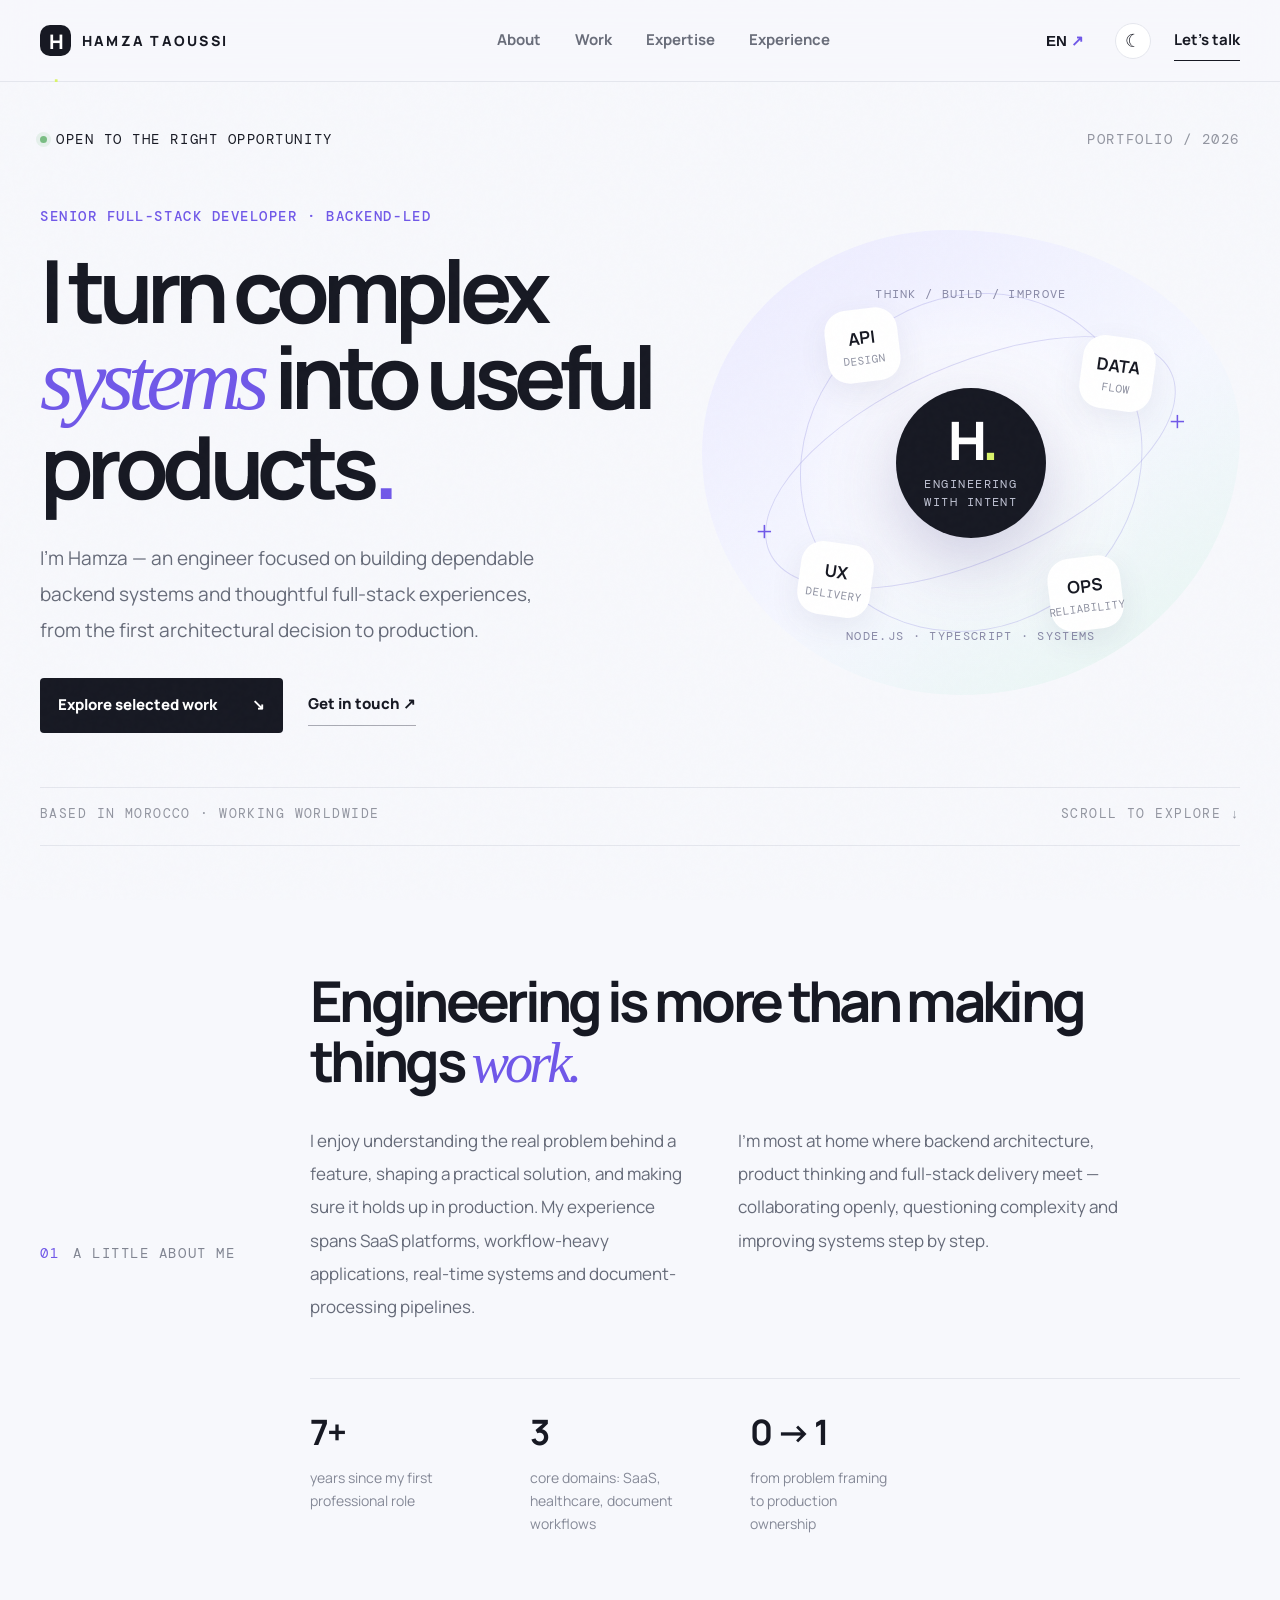
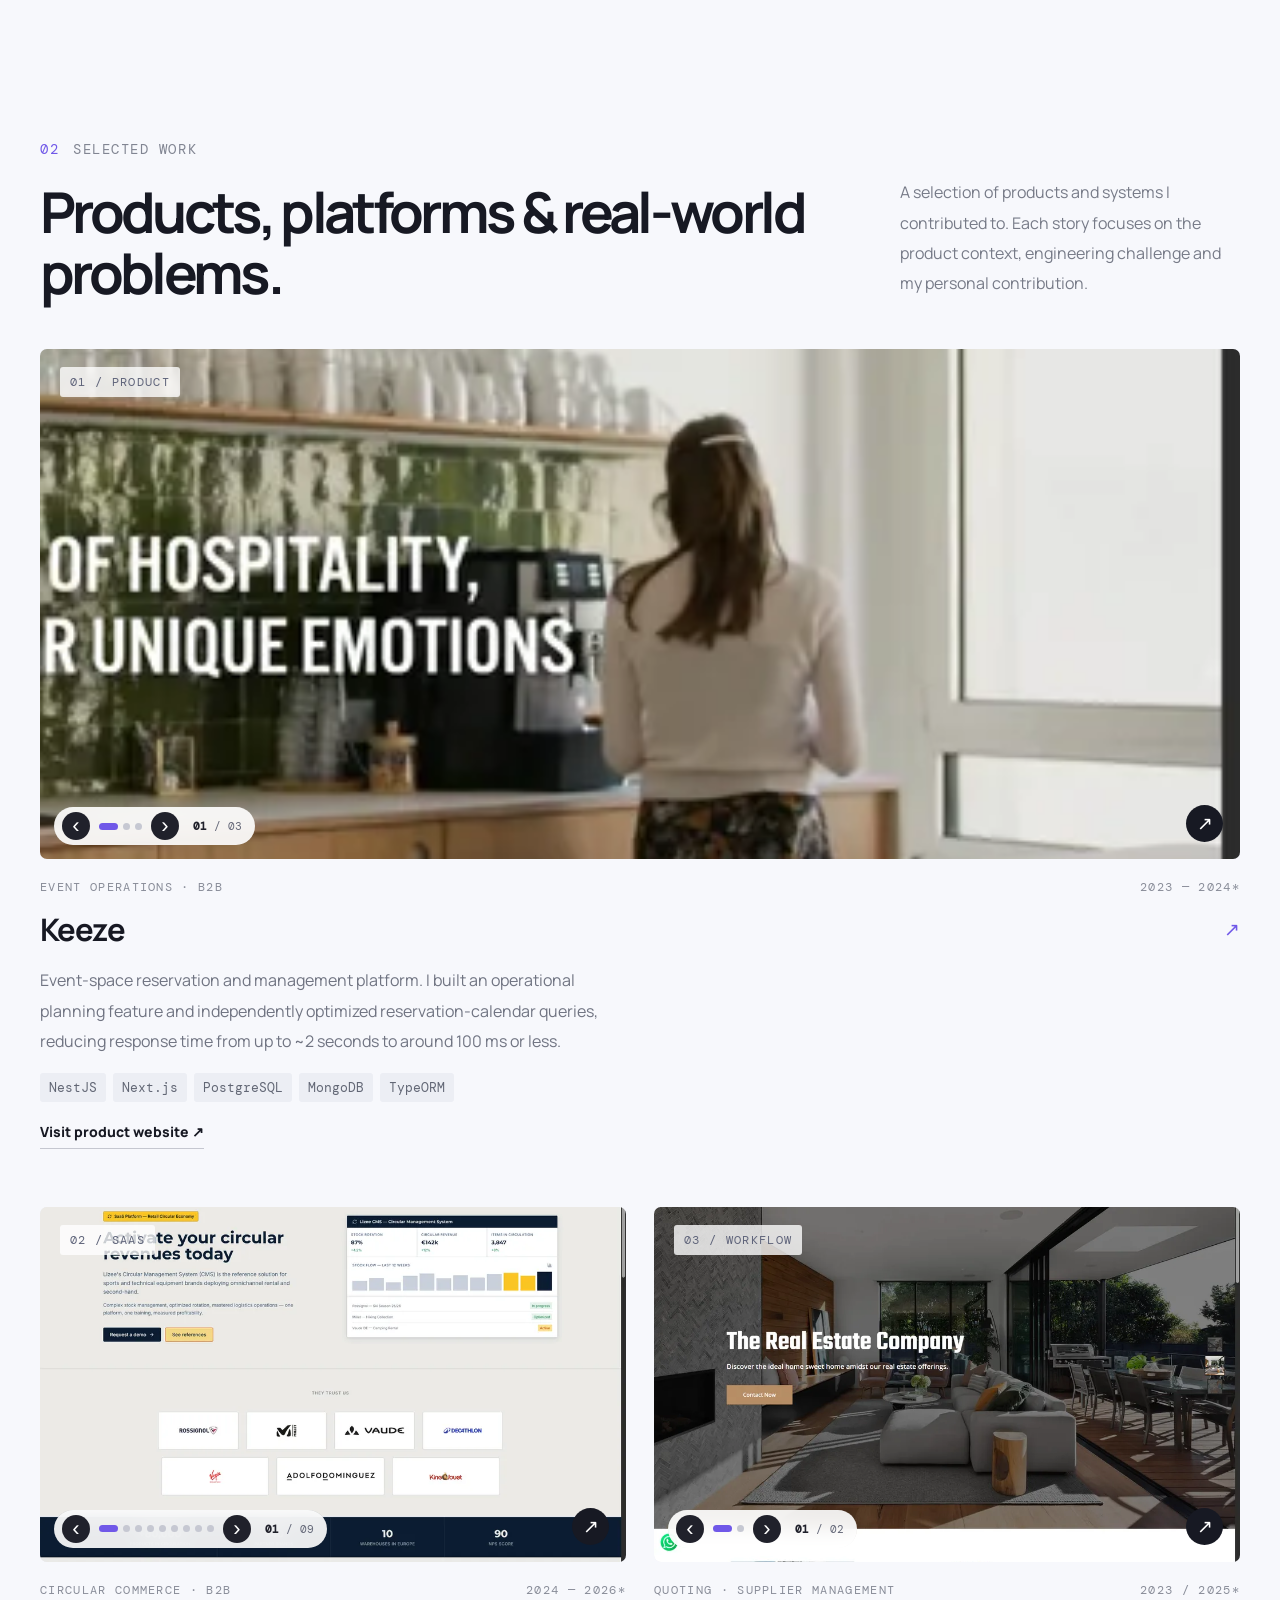
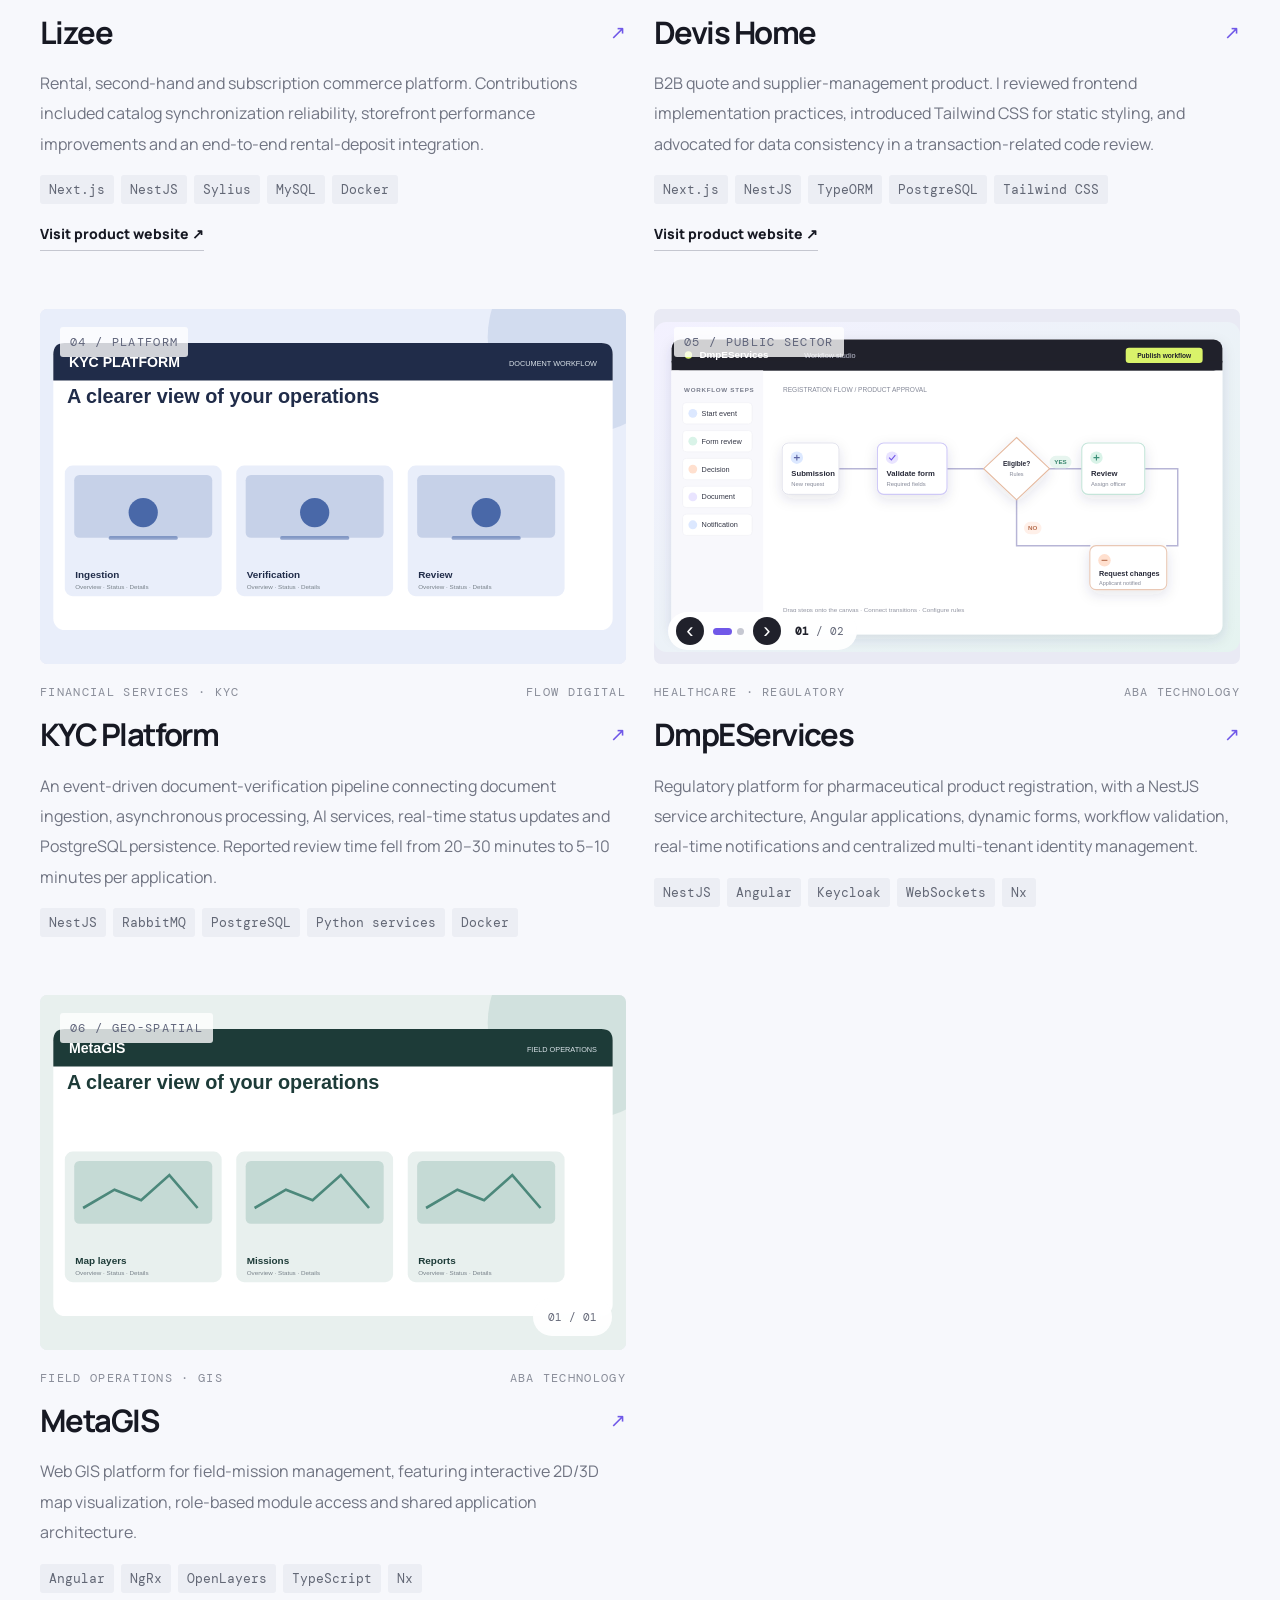
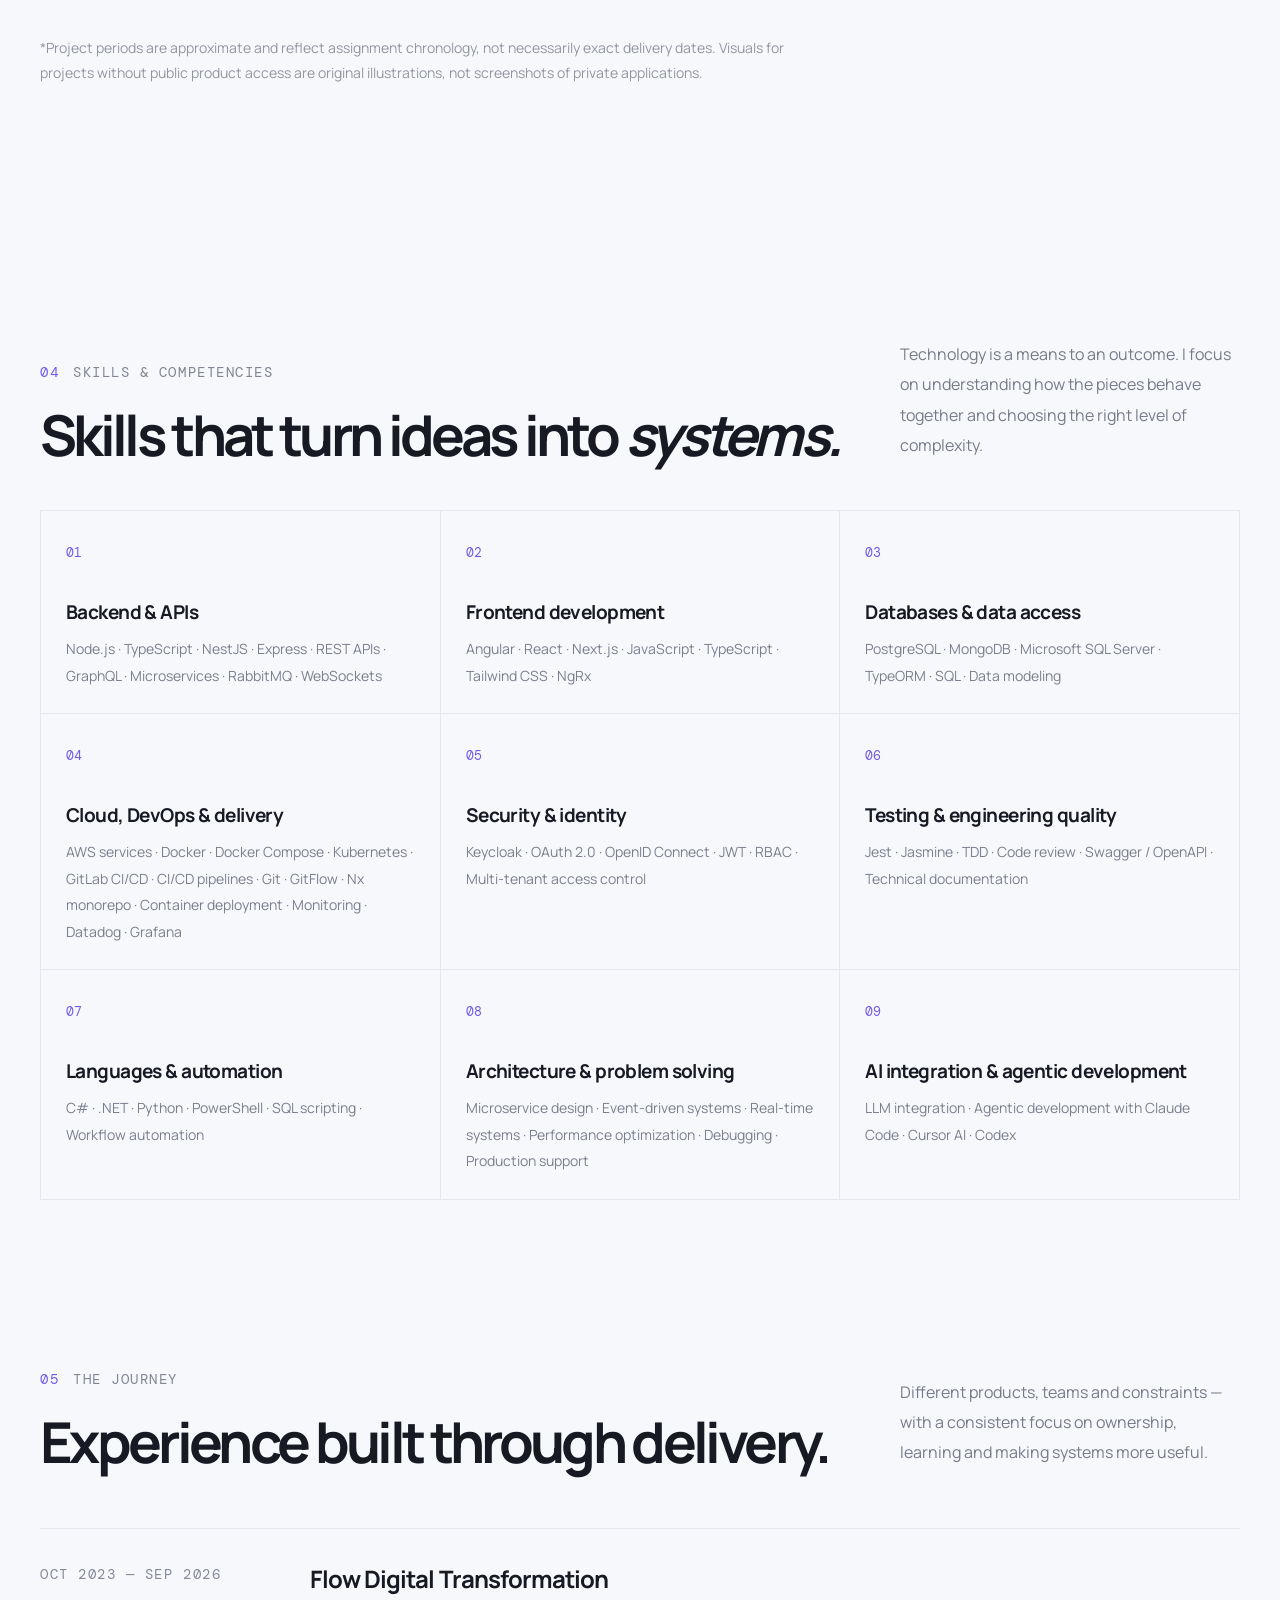
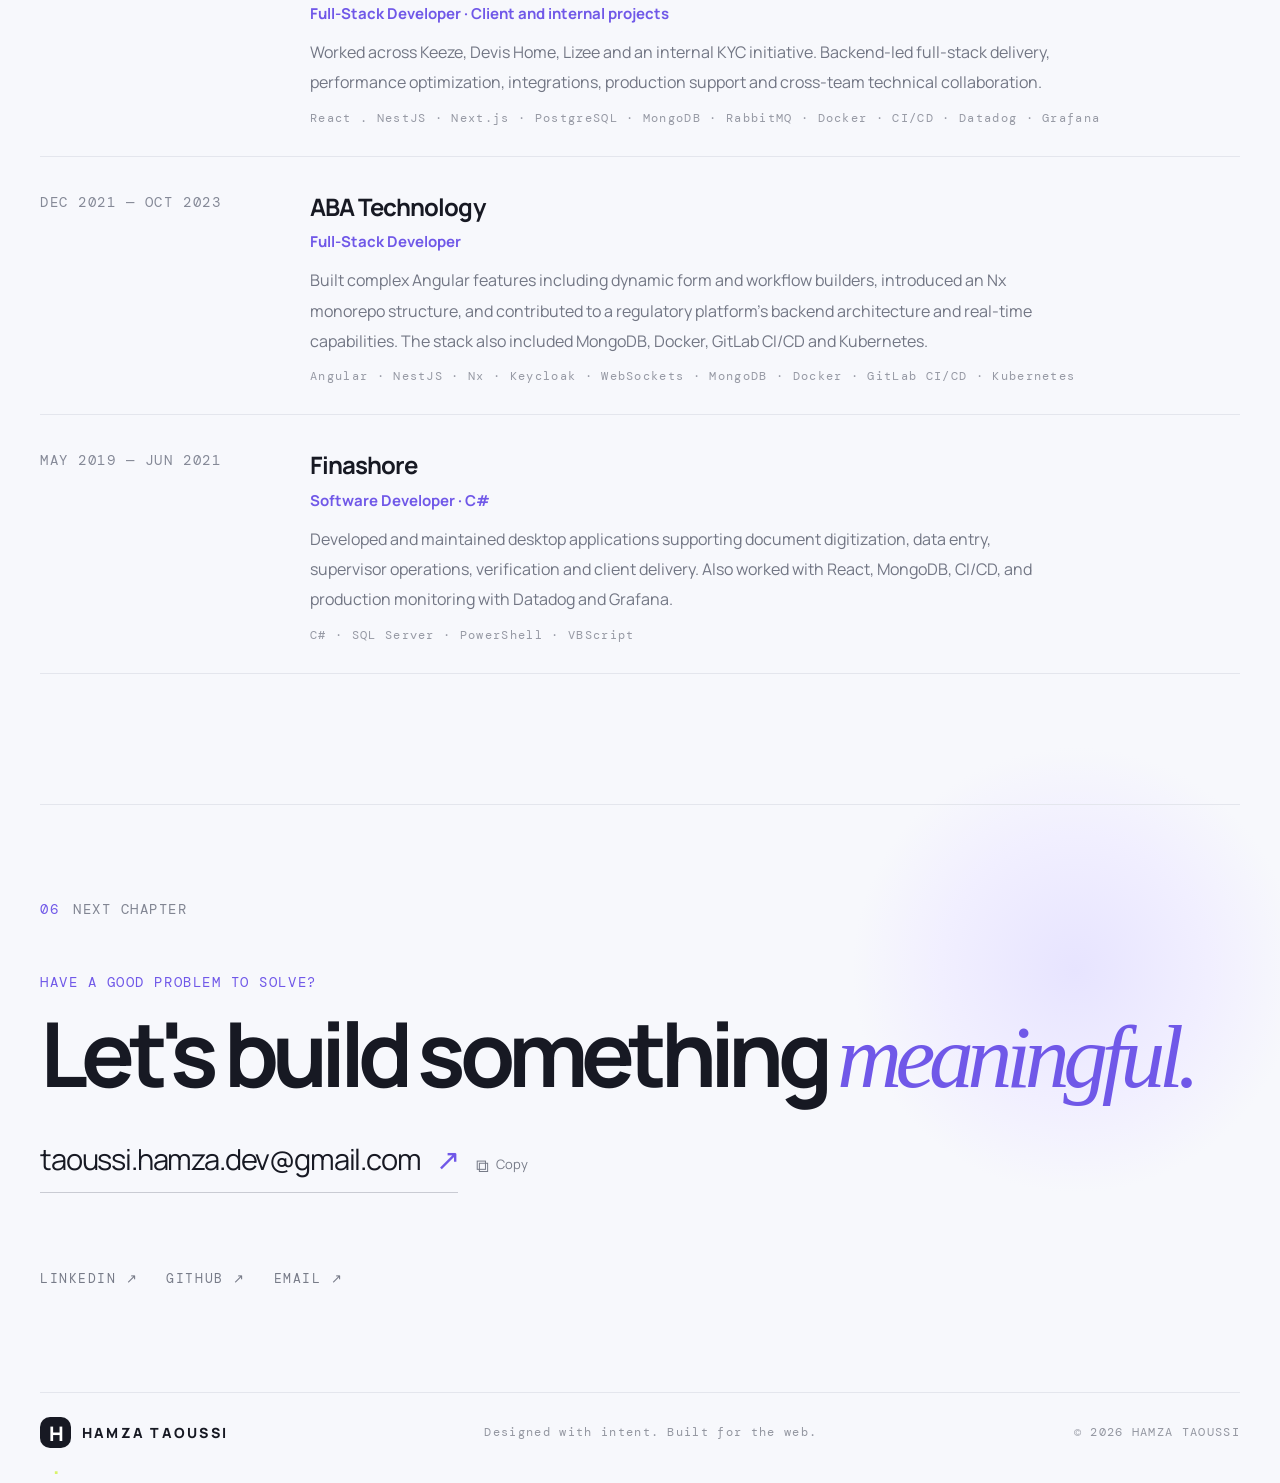
<file: index.html>
<!doctype html>
<html lang="en">
  <head>
    <meta charset="utf-8" />
    <meta name="viewport" content="width=device-width, initial-scale=1" />
    <meta name="theme-color" content="#f7f8fc" />
    <meta
      name="description"
      content="Hamza Taoussi — Senior Full-Stack Developer building reliable products, distributed systems and thoughtful digital experiences."
      data-i18n-content="meta.description"
    />
    <meta
      property="og:title"
      content="Hamza Taoussi — Senior Full-Stack Developer"
      data-i18n-content="meta.title"
    />
    <meta
      property="og:description"
      content="Backend-led full-stack engineering, system architecture and product delivery."
      data-i18n-content="meta.ogDescription"
    />
    <meta property="og:type" content="website" />
    <title data-i18n="meta.title">
      Hamza Taoussi — Senior Full-Stack Developer
    </title>
    <link rel="icon" href="assets/favicon.svg" type="image/svg+xml" />
    <link rel="preconnect" href="https://fonts.googleapis.com" />
    <link rel="preconnect" href="https://fonts.gstatic.com" crossorigin />
    <link
      href="https://fonts.googleapis.com/css2?family=DM+Mono:wght@400;500&family=Manrope:wght@400;500;600;700;800&display=swap"
      rel="stylesheet"
    />
    <link rel="stylesheet" href="css/styles.css" />
    <script defer src="js/content.js"></script>
    <script defer src="js/main.js"></script>
  </head>
  <body>
    <div class="grain" aria-hidden="true"></div>
    <header class="site-header">
      <a
        class="brand"
        href="#top"
        aria-label="Hamza Taoussi home"
        data-i18n-aria-label="nav.home"
        ><span class="brand-mark">H<span>.</span></span
        ><span>HAMZA TAOUSSI</span></a
      >
      <nav
        class="desktop-nav"
        aria-label="Main navigation"
        data-i18n-aria-label="nav.mainLabel"
      >
        <a href="#about" data-i18n="nav.about">About</a
        ><a href="#work" data-i18n="nav.work">Work</a
        ><a href="#expertise" data-i18n="nav.expertise">Skills</a
        ><a href="#experience" data-i18n="nav.experience">Experience</a>
      </nav>
      <div class="header-actions">
        <button
          class="language-toggle"
          id="languageToggle"
          aria-label="Switch language"
          data-i18n-aria-label="nav.switchLanguage"
        >
          EN <span>↗</span>
        </button>
        <button
          class="theme-toggle"
          id="themeToggle"
          type="button"
          aria-label="Switch to dark theme"
          title="Switch theme"
          data-i18n-title="theme.switch"
        >
          <span aria-hidden="true">☾</span>
        </button>
        <a
          class="header-contact"
          href="mailto:taoussi.hamza.dev@gmail.com"
          data-i18n="nav.contact"
          >Let's talk <span>↗</span></a
        >
        <button
          class="menu-toggle"
          id="menuToggle"
          aria-label="Open navigation"
          data-i18n-aria-label="nav.openMenu"
          aria-expanded="false"
        >
          <i></i><i></i>
        </button>
      </div>
    </header>
    <main id="top">
      <section class="hero section-wrap">
        <div class="hero-topline">
          <span class="eyebrow"
            ><span class="status-dot"></span
            ><span data-i18n="hero.availability"
              >OPEN TO THE RIGHT OPPORTUNITY</span
            ></span
          ><span class="hero-index">PORTFOLIO / 2026</span>
        </div>
        <div class="hero-grid">
          <div class="hero-copy">
            <p class="kicker" data-i18n="hero.kicker">
              SENIOR FULL-STACK DEVELOPER · BACKEND-LED
            </p>
            <h1 data-i18n-html="hero.title">
              I turn complex<br /><em>systems</em> into<br />useful
              products<span class="title-period">.</span>
            </h1>
            <p class="hero-intro" data-i18n="hero.intro">
              I’m Hamza — an engineer focused on building dependable backend
              systems and thoughtful full-stack experiences, from the first
              architectural decision to production.
            </p>
            <div class="hero-ctas">
              <a class="button button-dark" href="#work"
                ><span data-i18n="hero.ctaWork">Explore selected work</span
                ><span>↘</span></a
              ><a
                class="text-link"
                href="mailto:taoussi.hamza.dev@gmail.com"
                data-i18n="hero.ctaContact"
                >Get in touch ↗</a
              >
            </div>
          </div>
          <div
            class="hero-art"
            aria-label="Abstract system architecture illustration"
            data-i18n-aria-label="hero.artLabel"
          >
            <div class="orbit orbit-one"></div>
            <div class="orbit orbit-two"></div>
            <div class="art-label label-top" data-i18n="hero.artMotto">
              THINK / BUILD / IMPROVE
            </div>
            <div class="core-node">
              <span class="core-symbol">H<span>.</span></span
              ><small data-i18n-html="hero.artCore"
                >ENGINEERING<br />WITH INTENT</small
              >
            </div>
            <div class="orbit-node node-a">
              <b>API</b><small data-i18n="hero.artDesign">DESIGN</small>
            </div>
            <div class="orbit-node node-b">
              <b>DATA</b><small data-i18n="hero.artFlow">FLOW</small>
            </div>
            <div class="orbit-node node-c">
              <b>UX</b><small data-i18n="hero.artDelivery">DELIVERY</small>
            </div>
            <div class="orbit-node node-d">
              <b>OPS</b
              ><small data-i18n="hero.artReliability">RELIABILITY</small>
            </div>
            <div class="art-cross cross-a">+</div>
            <div class="art-cross cross-b">+</div>
            <div class="art-label label-bottom" data-i18n="hero.artFooter">
              NODE.JS · TYPESCRIPT · SYSTEMS
            </div>
          </div>
        </div>
        <div class="hero-foot">
          <span data-i18n="hero.location"
            >BASED IN MOROCCO · WORKING WORLDWIDE</span
          ><span data-i18n="hero.scrollToExplore">SCROLL TO EXPLORE ↓</span>
        </div>
      </section>

      <section class="intro-strip section-wrap" id="about">
        <div class="section-tag">
          <span>01</span
          ><span data-i18n="sections.about">A LITTLE ABOUT ME</span>
        </div>
        <div class="intro-content">
          <h2 data-i18n-html="about.heading">
            Engineering is more than<br />making things <em>work.</em>
          </h2>
          <div class="intro-columns">
            <p data-i18n="about.p1">
              I enjoy understanding the real problem behind a feature, shaping a
              practical solution, and making sure it holds up in production. My
              experience spans SaaS platforms, workflow-heavy applications,
              real-time systems and document-processing pipelines.
            </p>
            <p data-i18n="about.p2">
              I’m most at home where backend architecture, product thinking and
              full-stack delivery meet — collaborating openly, questioning
              complexity and improving systems step by step.
            </p>
          </div>
          <div class="stat-row">
            <div class="stat">
              <strong id="experienceYears">7+</strong
              ><span data-i18n="about.statYears"
                >years since my first professional role</span
              >
            </div>
            <div class="stat">
              <strong>3</strong
              ><span data-i18n="about.statDomains"
                >core domains: SaaS, healthcare, document workflows</span
              >
            </div>
            <div class="stat">
              <strong>0 → 1</strong
              ><span data-i18n="about.statMindset"
                >from problem framing to production ownership</span
              >
            </div>
          </div>
        </div>
      </section>

      <section class="work-section section-wrap" id="work">
        <div class="section-heading">
          <div>
            <div class="section-tag">
              <span>02</span
              ><span data-i18n="sections.selected">SELECTED WORK</span>
            </div>
            <h2 data-i18n="work.heading">
              Products, platforms<br />& real-world problems.
            </h2>
          </div>
          <p data-i18n="work.subheading">
            A selection of products and systems I contributed to. Each story
            focuses on the product context, engineering challenge and my
            personal contribution.
          </p>
        </div>
        <div class="project-grid">
          <article class="project-card project-featured">
            <a
              class="project-visual visual-keeze"
              href="https://www.keeze.co"
              target="_blank"
              rel="noreferrer"
              aria-label="Visit Keeze website"
              data-i18n-aria-label="projects.visitKeeze"
              ><div
                class="project-carousel"
                data-carousel
                aria-label="Keeze project images"
                data-i18n-aria-label="projects.carouselLabel"
              >
                <div class="carousel-track">
                  <div
                    class="carousel-slide is-active"
                    data-slide="0"
                    aria-hidden="false"
                  >
                    <picture class="project-picture">
                      <source
                        media="(max-width: 767px)"
                        type="image/webp"
                        srcset="
                          assets/keeze-img-1/keeze-img-1-mobile-1x.webp 390w,
                          assets/keeze-img-1/keeze-img-1-mobile-2x.webp 780w
                        "
                        sizes="(max-width: 767px) 100vw"
                      />
                      <source
                        media="(max-width: 767px)"
                        type="image/jpeg"
                        srcset="
                          assets/keeze-img-1/keeze-img-1-mobile-1x.jpg 390w,
                          assets/keeze-img-1/keeze-img-1-mobile-2x.jpg 780w
                        "
                        sizes="(max-width: 767px) 100vw"
                      />
                      <source
                        media="(min-width: 768px) and (max-width: 1023px)"
                        type="image/webp"
                        srcset="assets/keeze-img-1/keeze-img-1-tablet-sm.webp"
                      />
                      <source
                        media="(min-width: 768px) and (max-width: 1023px)"
                        type="image/jpeg"
                        srcset="assets/keeze-img-1/keeze-img-1-tablet-sm.jpg"
                      />
                      <source
                        media="(min-width: 1024px)"
                        type="image/webp"
                        srcset="
                          assets/keeze-img-1/keeze-img-1-tablet-lg.webp  1024w,
                          assets/keeze-img-1/keeze-img-1-desktop-md.webp 1200w,
                          assets/keeze-img-1/keeze-img-1-desktop-lg.webp 1743w
                        "
                        sizes="(min-width: 1200px) 50vw, 100vw"
                      />
                      <source
                        media="(min-width: 1024px)"
                        type="image/jpeg"
                        srcset="
                          assets/keeze-img-1/keeze-img-1-tablet-lg.jpg  1024w,
                          assets/keeze-img-1/keeze-img-1-desktop-md.jpg 1200w,
                          assets/keeze-img-1/keeze-img-1-desktop-lg.jpg 1743w
                        "
                        sizes="(min-width: 1200px) 50vw, 100vw"
                      />
                      <img
                        src="assets/keeze-img-1/keeze-img-1-desktop-md.jpg"
                        width="1743"
                        height="1289"
                        alt="Keeze event-space reservation and operations interface — image 1 of 3"
                        loading="lazy"
                        decoding="async"
                      />
                    </picture>
                  </div>
                  <div class="carousel-slide" data-slide="1" aria-hidden="true">
                    <picture class="project-picture">
                      <source
                        media="(max-width: 767px)"
                        type="image/webp"
                        srcset="
                          assets/keeze-img-2/keeze-img-2-mobile-1x.webp 390w,
                          assets/keeze-img-2/keeze-img-2-mobile-2x.webp 780w
                        "
                        sizes="(max-width: 767px) 100vw"
                      />
                      <source
                        media="(max-width: 767px)"
                        type="image/jpeg"
                        srcset="
                          assets/keeze-img-2/keeze-img-2-mobile-1x.jpg 390w,
                          assets/keeze-img-2/keeze-img-2-mobile-2x.jpg 780w
                        "
                        sizes="(max-width: 767px) 100vw"
                      />
                      <source
                        media="(min-width: 768px) and (max-width: 1023px)"
                        type="image/webp"
                        srcset="assets/keeze-img-2/keeze-img-2-tablet-sm.webp"
                      />
                      <source
                        media="(min-width: 768px) and (max-width: 1023px)"
                        type="image/jpeg"
                        srcset="assets/keeze-img-2/keeze-img-2-tablet-sm.jpg"
                      />
                      <source
                        media="(min-width: 1024px)"
                        type="image/webp"
                        srcset="
                          assets/keeze-img-2/keeze-img-2-tablet-lg.webp  1024w,
                          assets/keeze-img-2/keeze-img-2-desktop-md.webp 1200w,
                          assets/keeze-img-2/keeze-img-2-desktop-lg.webp 1743w
                        "
                        sizes="(min-width: 1200px) 50vw, 100vw"
                      />
                      <source
                        media="(min-width: 1024px)"
                        type="image/jpeg"
                        srcset="
                          assets/keeze-img-2/keeze-img-2-tablet-lg.jpg  1024w,
                          assets/keeze-img-2/keeze-img-2-desktop-md.jpg 1200w,
                          assets/keeze-img-2/keeze-img-2-desktop-lg.jpg 1743w
                        "
                        sizes="(min-width: 1200px) 50vw, 100vw"
                      />
                      <img
                        src="assets/keeze-img-2/keeze-img-2-desktop-md.jpg"
                        width="1743"
                        height="1289"
                        alt="Keeze event-space reservation and operations interface — image 2 of 3"
                        loading="lazy"
                        decoding="async"
                      />
                    </picture>
                  </div>
                  <div class="carousel-slide" data-slide="2" aria-hidden="true">
                    <picture class="project-picture">
                      <source
                        media="(max-width: 767px)"
                        type="image/webp"
                        srcset="
                          assets/keeze-img-3/keeze-img-3-mobile-1x.webp 390w,
                          assets/keeze-img-3/keeze-img-3-mobile-2x.webp 780w
                        "
                        sizes="(max-width: 767px) 100vw"
                      />
                      <source
                        media="(max-width: 767px)"
                        type="image/jpeg"
                        srcset="
                          assets/keeze-img-3/keeze-img-3-mobile-1x.jpg 390w,
                          assets/keeze-img-3/keeze-img-3-mobile-2x.jpg 780w
                        "
                        sizes="(max-width: 767px) 100vw"
                      />
                      <source
                        media="(min-width: 768px) and (max-width: 1023px)"
                        type="image/webp"
                        srcset="assets/keeze-img-3/keeze-img-3-tablet-sm.webp"
                      />
                      <source
                        media="(min-width: 768px) and (max-width: 1023px)"
                        type="image/jpeg"
                        srcset="assets/keeze-img-3/keeze-img-3-tablet-sm.jpg"
                      />
                      <source
                        media="(min-width: 1024px)"
                        type="image/webp"
                        srcset="
                          assets/keeze-img-3/keeze-img-3-tablet-lg.webp  1024w,
                          assets/keeze-img-3/keeze-img-3-desktop-md.webp 1200w,
                          assets/keeze-img-3/keeze-img-3-desktop-lg.webp 1743w
                        "
                        sizes="(min-width: 1200px) 50vw, 100vw"
                      />
                      <source
                        media="(min-width: 1024px)"
                        type="image/jpeg"
                        srcset="
                          assets/keeze-img-3/keeze-img-3-tablet-lg.jpg  1024w,
                          assets/keeze-img-3/keeze-img-3-desktop-md.jpg 1200w,
                          assets/keeze-img-3/keeze-img-3-desktop-lg.jpg 1743w
                        "
                        sizes="(min-width: 1200px) 50vw, 100vw"
                      />
                      <img
                        src="assets/keeze-img-3/keeze-img-3-desktop-md.jpg"
                        width="1743"
                        height="1289"
                        alt="Keeze event-space reservation and operations interface — image 3 of 3"
                        loading="lazy"
                        decoding="async"
                      />
                    </picture>
                  </div>
                </div>
                <div class="carousel-controls">
                  <button
                    class="carousel-arrow"
                    type="button"
                    data-prev
                    aria-label="Previous image"
                  >
                    ‹
                  </button>
                  <div class="carousel-dots">
                    <button
                      class="carousel-dot is-active"
                      type="button"
                      aria-label="Show image 1"
                      aria-pressed="true"
                      data-go-to="0"
                    ></button
                    ><button
                      class="carousel-dot"
                      type="button"
                      aria-label="Show image 2"
                      aria-pressed="false"
                      data-go-to="1"
                    ></button
                    ><button
                      class="carousel-dot"
                      type="button"
                      aria-label="Show image 3"
                      aria-pressed="false"
                      data-go-to="2"
                    ></button>
                  </div>
                  <button
                    class="carousel-arrow"
                    type="button"
                    data-next
                    aria-label="Next image"
                  >
                    ›
                  </button>
                  <span class="carousel-count"
                    ><span data-current>01</span> / 03</span
                  >
                </div>
              </div>
              <span class="visual-corner" data-i18n="projects.productLabel"
                >01 / PRODUCT</span
              ><span class="visual-open">↗</span></a
            >
            <div class="project-meta">
              <span data-i18n="projects.keeze.category"
                >EVENT OPERATIONS · B2B</span
              ><span>2023 — 2024*</span>
            </div>
            <div class="project-title-row">
              <h3>Keeze</h3>
              <span class="project-arrow">↗</span>
            </div>
            <p data-i18n="projects.keeze.desc">
              Event-space reservation and management platform. I built an
              operational planning feature and independently optimized
              reservation-calendar queries, reducing response time from up to ~2
              seconds to around 100 ms or less.
            </p>
            <div class="tag-list">
              <span>NestJS</span><span>Next.js</span><span>PostgreSQL</span
              ><span>MongoDB</span><span>TypeORM</span>
            </div>
            <a
              class="project-link"
              href="https://www.keeze.co"
              target="_blank"
              rel="noreferrer"
              ><span data-i18n="projects.visit">Visit product website</span>
              ↗</a
            >
          </article>
          <article class="project-card">
            <a
              class="project-visual visual-lizee"
              href="https://lizee.co/"
              target="_blank"
              rel="noreferrer"
              aria-label="Visit Lizee website"
              data-i18n-aria-label="projects.visitLizee"
              ><div
                class="project-carousel"
                data-carousel
                aria-label="Lizee project images"
                data-i18n-aria-label="projects.carouselLabel"
              >
                <div class="carousel-track">
                  <div
                    class="carousel-slide is-active"
                    data-slide="0"
                    aria-hidden="false"
                  >
                    <picture class="project-picture">
                      <source
                        media="(max-width: 767px)"
                        type="image/webp"
                        srcset="
                          assets/lizee-img-1/lizee-img-1-mobile-1x.webp 390w,
                          assets/lizee-img-1/lizee-img-1-mobile-2x.webp 780w
                        "
                        sizes="(max-width: 767px) 100vw"
                      />
                      <source
                        media="(max-width: 767px)"
                        type="image/jpeg"
                        srcset="
                          assets/lizee-img-1/lizee-img-1-mobile-1x.jpg 390w,
                          assets/lizee-img-1/lizee-img-1-mobile-2x.jpg 780w
                        "
                        sizes="(max-width: 767px) 100vw"
                      />
                      <source
                        media="(min-width: 768px) and (max-width: 1023px)"
                        type="image/webp"
                        srcset="assets/lizee-img-1/lizee-img-1-tablet-sm.webp"
                      />
                      <source
                        media="(min-width: 768px) and (max-width: 1023px)"
                        type="image/jpeg"
                        srcset="assets/lizee-img-1/lizee-img-1-tablet-sm.jpg"
                      />
                      <source
                        media="(min-width: 1024px)"
                        type="image/webp"
                        srcset="
                          assets/lizee-img-1/lizee-img-1-tablet-lg.webp  1024w,
                          assets/lizee-img-1/lizee-img-1-desktop-md.webp 1200w,
                          assets/lizee-img-1/lizee-img-1-desktop-lg.webp 1743w
                        "
                        sizes="(min-width: 1200px) 50vw, 100vw"
                      />
                      <source
                        media="(min-width: 1024px)"
                        type="image/jpeg"
                        srcset="
                          assets/lizee-img-1/lizee-img-1-tablet-lg.jpg  1024w,
                          assets/lizee-img-1/lizee-img-1-desktop-md.jpg 1200w,
                          assets/lizee-img-1/lizee-img-1-desktop-lg.jpg 1743w
                        "
                        sizes="(min-width: 1200px) 50vw, 100vw"
                      />
                      <img
                        src="assets/lizee-img-1/lizee-img-1-desktop-md.jpg"
                        width="1743"
                        height="1289"
                        alt="Lizee rental and circular-commerce platform interface — image 1 of 9"
                        loading="lazy"
                        decoding="async"
                      />
                    </picture>
                  </div>
                  <div class="carousel-slide" data-slide="1" aria-hidden="true">
                    <picture class="project-picture">
                      <source
                        media="(max-width: 767px)"
                        type="image/webp"
                        srcset="
                          assets/lizee-img-2/lizee-img-2-mobile-1x.webp 390w,
                          assets/lizee-img-2/lizee-img-2-mobile-2x.webp 780w
                        "
                        sizes="(max-width: 767px) 100vw"
                      />
                      <source
                        media="(max-width: 767px)"
                        type="image/jpeg"
                        srcset="
                          assets/lizee-img-2/lizee-img-2-mobile-1x.jpg 390w,
                          assets/lizee-img-2/lizee-img-2-mobile-2x.jpg 780w
                        "
                        sizes="(max-width: 767px) 100vw"
                      />
                      <source
                        media="(min-width: 768px) and (max-width: 1023px)"
                        type="image/webp"
                        srcset="assets/lizee-img-2/lizee-img-2-tablet-sm.webp"
                      />
                      <source
                        media="(min-width: 768px) and (max-width: 1023px)"
                        type="image/jpeg"
                        srcset="assets/lizee-img-2/lizee-img-2-tablet-sm.jpg"
                      />
                      <source
                        media="(min-width: 1024px)"
                        type="image/webp"
                        srcset="
                          assets/lizee-img-2/lizee-img-2-tablet-lg.webp  1024w,
                          assets/lizee-img-2/lizee-img-2-desktop-md.webp 1200w,
                          assets/lizee-img-2/lizee-img-2-desktop-lg.webp 1743w
                        "
                        sizes="(min-width: 1200px) 50vw, 100vw"
                      />
                      <source
                        media="(min-width: 1024px)"
                        type="image/jpeg"
                        srcset="
                          assets/lizee-img-2/lizee-img-2-tablet-lg.jpg  1024w,
                          assets/lizee-img-2/lizee-img-2-desktop-md.jpg 1200w,
                          assets/lizee-img-2/lizee-img-2-desktop-lg.jpg 1743w
                        "
                        sizes="(min-width: 1200px) 50vw, 100vw"
                      />
                      <img
                        src="assets/lizee-img-2/lizee-img-2-desktop-md.jpg"
                        width="1743"
                        height="1289"
                        alt="Lizee rental and circular-commerce platform interface — image 2 of 9"
                        loading="lazy"
                        decoding="async"
                      />
                    </picture>
                  </div>
                  <div class="carousel-slide" data-slide="2" aria-hidden="true">
                    <picture class="project-picture">
                      <source
                        media="(max-width: 767px)"
                        type="image/webp"
                        srcset="
                          assets/lizee-img-3/lizee-img-3-mobile-1x.webp 390w,
                          assets/lizee-img-3/lizee-img-3-mobile-2x.webp 780w
                        "
                        sizes="(max-width: 767px) 100vw"
                      />
                      <source
                        media="(max-width: 767px)"
                        type="image/jpeg"
                        srcset="
                          assets/lizee-img-3/lizee-img-3-mobile-1x.jpg 390w,
                          assets/lizee-img-3/lizee-img-3-mobile-2x.jpg 780w
                        "
                        sizes="(max-width: 767px) 100vw"
                      />
                      <source
                        media="(min-width: 768px) and (max-width: 1023px)"
                        type="image/webp"
                        srcset="assets/lizee-img-3/lizee-img-3-tablet-sm.webp"
                      />
                      <source
                        media="(min-width: 768px) and (max-width: 1023px)"
                        type="image/jpeg"
                        srcset="assets/lizee-img-3/lizee-img-3-tablet-sm.jpg"
                      />
                      <source
                        media="(min-width: 1024px)"
                        type="image/webp"
                        srcset="
                          assets/lizee-img-3/lizee-img-3-tablet-lg.webp  1024w,
                          assets/lizee-img-3/lizee-img-3-desktop-md.webp 1200w,
                          assets/lizee-img-3/lizee-img-3-desktop-lg.webp 1743w
                        "
                        sizes="(min-width: 1200px) 50vw, 100vw"
                      />
                      <source
                        media="(min-width: 1024px)"
                        type="image/jpeg"
                        srcset="
                          assets/lizee-img-3/lizee-img-3-tablet-lg.jpg  1024w,
                          assets/lizee-img-3/lizee-img-3-desktop-md.jpg 1200w,
                          assets/lizee-img-3/lizee-img-3-desktop-lg.jpg 1743w
                        "
                        sizes="(min-width: 1200px) 50vw, 100vw"
                      />
                      <img
                        src="assets/lizee-img-3/lizee-img-3-desktop-md.jpg"
                        width="1743"
                        height="1289"
                        alt="Lizee rental and circular-commerce platform interface — image 3 of 9"
                        loading="lazy"
                        decoding="async"
                      />
                    </picture>
                  </div>
                  <div class="carousel-slide" data-slide="3" aria-hidden="true">
                    <picture class="project-picture">
                      <source
                        media="(max-width: 767px)"
                        type="image/webp"
                        srcset="
                          assets/lizee-img-4/lizee-img-4-mobile-1x.webp 390w,
                          assets/lizee-img-4/lizee-img-4-mobile-2x.webp 780w
                        "
                        sizes="(max-width: 767px) 100vw"
                      />
                      <source
                        media="(max-width: 767px)"
                        type="image/jpeg"
                        srcset="
                          assets/lizee-img-4/lizee-img-4-mobile-1x.jpg 390w,
                          assets/lizee-img-4/lizee-img-4-mobile-2x.jpg 780w
                        "
                        sizes="(max-width: 767px) 100vw"
                      />
                      <source
                        media="(min-width: 768px) and (max-width: 1023px)"
                        type="image/webp"
                        srcset="assets/lizee-img-4/lizee-img-4-tablet-sm.webp"
                      />
                      <source
                        media="(min-width: 768px) and (max-width: 1023px)"
                        type="image/jpeg"
                        srcset="assets/lizee-img-4/lizee-img-4-tablet-sm.jpg"
                      />
                      <source
                        media="(min-width: 1024px)"
                        type="image/webp"
                        srcset="
                          assets/lizee-img-4/lizee-img-4-tablet-lg.webp  1024w,
                          assets/lizee-img-4/lizee-img-4-desktop-md.webp 1200w,
                          assets/lizee-img-4/lizee-img-4-desktop-lg.webp 1743w
                        "
                        sizes="(min-width: 1200px) 50vw, 100vw"
                      />
                      <source
                        media="(min-width: 1024px)"
                        type="image/jpeg"
                        srcset="
                          assets/lizee-img-4/lizee-img-4-tablet-lg.jpg  1024w,
                          assets/lizee-img-4/lizee-img-4-desktop-md.jpg 1200w,
                          assets/lizee-img-4/lizee-img-4-desktop-lg.jpg 1743w
                        "
                        sizes="(min-width: 1200px) 50vw, 100vw"
                      />
                      <img
                        src="assets/lizee-img-4/lizee-img-4-desktop-md.jpg"
                        width="1743"
                        height="1289"
                        alt="Lizee rental and circular-commerce platform interface — image 4 of 9"
                        loading="lazy"
                        decoding="async"
                      />
                    </picture>
                  </div>
                  <div class="carousel-slide" data-slide="4" aria-hidden="true">
                    <picture class="project-picture">
                      <source
                        media="(max-width: 767px)"
                        type="image/webp"
                        srcset="
                          assets/lizee-img-5/lizee-img-5-mobile-1x.webp 390w,
                          assets/lizee-img-5/lizee-img-5-mobile-2x.webp 780w
                        "
                        sizes="(max-width: 767px) 100vw"
                      />
                      <source
                        media="(max-width: 767px)"
                        type="image/jpeg"
                        srcset="
                          assets/lizee-img-5/lizee-img-5-mobile-1x.jpg 390w,
                          assets/lizee-img-5/lizee-img-5-mobile-2x.jpg 780w
                        "
                        sizes="(max-width: 767px) 100vw"
                      />
                      <source
                        media="(min-width: 768px) and (max-width: 1023px)"
                        type="image/webp"
                        srcset="assets/lizee-img-5/lizee-img-5-tablet-sm.webp"
                      />
                      <source
                        media="(min-width: 768px) and (max-width: 1023px)"
                        type="image/jpeg"
                        srcset="assets/lizee-img-5/lizee-img-5-tablet-sm.jpg"
                      />
                      <source
                        media="(min-width: 1024px)"
                        type="image/webp"
                        srcset="
                          assets/lizee-img-5/lizee-img-5-tablet-lg.webp  1024w,
                          assets/lizee-img-5/lizee-img-5-desktop-md.webp 1200w,
                          assets/lizee-img-5/lizee-img-5-desktop-lg.webp 1743w
                        "
                        sizes="(min-width: 1200px) 50vw, 100vw"
                      />
                      <source
                        media="(min-width: 1024px)"
                        type="image/jpeg"
                        srcset="
                          assets/lizee-img-5/lizee-img-5-tablet-lg.jpg  1024w,
                          assets/lizee-img-5/lizee-img-5-desktop-md.jpg 1200w,
                          assets/lizee-img-5/lizee-img-5-desktop-lg.jpg 1743w
                        "
                        sizes="(min-width: 1200px) 50vw, 100vw"
                      />
                      <img
                        src="assets/lizee-img-5/lizee-img-5-desktop-md.jpg"
                        width="1743"
                        height="1289"
                        alt="Lizee rental and circular-commerce platform interface — image 5 of 9"
                        loading="lazy"
                        decoding="async"
                      />
                    </picture>
                  </div>
                  <div class="carousel-slide" data-slide="5" aria-hidden="true">
                    <picture class="project-picture">
                      <source
                        media="(max-width: 767px)"
                        type="image/webp"
                        srcset="
                          assets/lizee-img-6/lizee-img-6-mobile-1x.webp 390w,
                          assets/lizee-img-6/lizee-img-6-mobile-2x.webp 780w
                        "
                        sizes="(max-width: 767px) 100vw"
                      />
                      <source
                        media="(max-width: 767px)"
                        type="image/jpeg"
                        srcset="
                          assets/lizee-img-6/lizee-img-6-mobile-1x.jpg 390w,
                          assets/lizee-img-6/lizee-img-6-mobile-2x.jpg 780w
                        "
                        sizes="(max-width: 767px) 100vw"
                      />
                      <source
                        media="(min-width: 768px) and (max-width: 1023px)"
                        type="image/webp"
                        srcset="assets/lizee-img-6/lizee-img-6-tablet-sm.webp"
                      />
                      <source
                        media="(min-width: 768px) and (max-width: 1023px)"
                        type="image/jpeg"
                        srcset="assets/lizee-img-6/lizee-img-6-tablet-sm.jpg"
                      />
                      <source
                        media="(min-width: 1024px)"
                        type="image/webp"
                        srcset="
                          assets/lizee-img-6/lizee-img-6-tablet-lg.webp  1024w,
                          assets/lizee-img-6/lizee-img-6-desktop-md.webp 1200w,
                          assets/lizee-img-6/lizee-img-6-desktop-lg.webp 1743w
                        "
                        sizes="(min-width: 1200px) 50vw, 100vw"
                      />
                      <source
                        media="(min-width: 1024px)"
                        type="image/jpeg"
                        srcset="
                          assets/lizee-img-6/lizee-img-6-tablet-lg.jpg  1024w,
                          assets/lizee-img-6/lizee-img-6-desktop-md.jpg 1200w,
                          assets/lizee-img-6/lizee-img-6-desktop-lg.jpg 1743w
                        "
                        sizes="(min-width: 1200px) 50vw, 100vw"
                      />
                      <img
                        src="assets/lizee-img-6/lizee-img-6-desktop-md.jpg"
                        width="1743"
                        height="1289"
                        alt="Lizee rental and circular-commerce platform interface — image 6 of 9"
                        loading="lazy"
                        decoding="async"
                      />
                    </picture>
                  </div>
                  <div class="carousel-slide" data-slide="6" aria-hidden="true">
                    <picture class="project-picture">
                      <source
                        media="(max-width: 767px)"
                        type="image/webp"
                        srcset="
                          assets/lizee-img-7/lizee-img-7-mobile-1x.webp 390w,
                          assets/lizee-img-7/lizee-img-7-mobile-2x.webp 780w
                        "
                        sizes="(max-width: 767px) 100vw"
                      />
                      <source
                        media="(max-width: 767px)"
                        type="image/jpeg"
                        srcset="
                          assets/lizee-img-7/lizee-img-7-mobile-1x.jpg 390w,
                          assets/lizee-img-7/lizee-img-7-mobile-2x.jpg 780w
                        "
                        sizes="(max-width: 767px) 100vw"
                      />
                      <source
                        media="(min-width: 768px) and (max-width: 1023px)"
                        type="image/webp"
                        srcset="assets/lizee-img-7/lizee-img-7-tablet-sm.webp"
                      />
                      <source
                        media="(min-width: 768px) and (max-width: 1023px)"
                        type="image/jpeg"
                        srcset="assets/lizee-img-7/lizee-img-7-tablet-sm.jpg"
                      />
                      <source
                        media="(min-width: 1024px)"
                        type="image/webp"
                        srcset="
                          assets/lizee-img-7/lizee-img-7-tablet-lg.webp  1024w,
                          assets/lizee-img-7/lizee-img-7-desktop-md.webp 1200w,
                          assets/lizee-img-7/lizee-img-7-desktop-lg.webp 1743w
                        "
                        sizes="(min-width: 1200px) 50vw, 100vw"
                      />
                      <source
                        media="(min-width: 1024px)"
                        type="image/jpeg"
                        srcset="
                          assets/lizee-img-7/lizee-img-7-tablet-lg.jpg  1024w,
                          assets/lizee-img-7/lizee-img-7-desktop-md.jpg 1200w,
                          assets/lizee-img-7/lizee-img-7-desktop-lg.jpg 1743w
                        "
                        sizes="(min-width: 1200px) 50vw, 100vw"
                      />
                      <img
                        src="assets/lizee-img-7/lizee-img-7-desktop-md.jpg"
                        width="1743"
                        height="1289"
                        alt="Lizee rental and circular-commerce platform interface — image 7 of 9"
                        loading="lazy"
                        decoding="async"
                      />
                    </picture>
                  </div>
                  <div class="carousel-slide" data-slide="7" aria-hidden="true">
                    <picture class="project-picture">
                      <source
                        media="(max-width: 767px)"
                        type="image/webp"
                        srcset="
                          assets/lizee-img-8/lizee-img-8-mobile-1x.webp 390w,
                          assets/lizee-img-8/lizee-img-8-mobile-2x.webp 780w
                        "
                        sizes="(max-width: 767px) 100vw"
                      />
                      <source
                        media="(max-width: 767px)"
                        type="image/jpeg"
                        srcset="
                          assets/lizee-img-8/lizee-img-8-mobile-1x.jpg 390w,
                          assets/lizee-img-8/lizee-img-8-mobile-2x.jpg 780w
                        "
                        sizes="(max-width: 767px) 100vw"
                      />
                      <source
                        media="(min-width: 768px) and (max-width: 1023px)"
                        type="image/webp"
                        srcset="assets/lizee-img-8/lizee-img-8-tablet-sm.webp"
                      />
                      <source
                        media="(min-width: 768px) and (max-width: 1023px)"
                        type="image/jpeg"
                        srcset="assets/lizee-img-8/lizee-img-8-tablet-sm.jpg"
                      />
                      <source
                        media="(min-width: 1024px)"
                        type="image/webp"
                        srcset="
                          assets/lizee-img-8/lizee-img-8-tablet-lg.webp  1024w,
                          assets/lizee-img-8/lizee-img-8-desktop-md.webp 1200w,
                          assets/lizee-img-8/lizee-img-8-desktop-lg.webp 1743w
                        "
                        sizes="(min-width: 1200px) 50vw, 100vw"
                      />
                      <source
                        media="(min-width: 1024px)"
                        type="image/jpeg"
                        srcset="
                          assets/lizee-img-8/lizee-img-8-tablet-lg.jpg  1024w,
                          assets/lizee-img-8/lizee-img-8-desktop-md.jpg 1200w,
                          assets/lizee-img-8/lizee-img-8-desktop-lg.jpg 1743w
                        "
                        sizes="(min-width: 1200px) 50vw, 100vw"
                      />
                      <img
                        src="assets/lizee-img-8/lizee-img-8-desktop-md.jpg"
                        width="1743"
                        height="1289"
                        alt="Lizee rental and circular-commerce platform interface — image 8 of 9"
                        loading="lazy"
                        decoding="async"
                      />
                    </picture>
                  </div>
                  <div class="carousel-slide" data-slide="8" aria-hidden="true">
                    <picture class="project-picture">
                      <source
                        media="(max-width: 767px)"
                        type="image/webp"
                        srcset="
                          assets/lizee-img-9/lizee-img-9-mobile-1x.webp 390w,
                          assets/lizee-img-9/lizee-img-9-mobile-2x.webp 780w
                        "
                        sizes="(max-width: 767px) 100vw"
                      />
                      <source
                        media="(max-width: 767px)"
                        type="image/jpeg"
                        srcset="
                          assets/lizee-img-9/lizee-img-9-mobile-1x.jpg 390w,
                          assets/lizee-img-9/lizee-img-9-mobile-2x.jpg 780w
                        "
                        sizes="(max-width: 767px) 100vw"
                      />
                      <source
                        media="(min-width: 768px) and (max-width: 1023px)"
                        type="image/webp"
                        srcset="assets/lizee-img-9/lizee-img-9-tablet-sm.webp"
                      />
                      <source
                        media="(min-width: 768px) and (max-width: 1023px)"
                        type="image/jpeg"
                        srcset="assets/lizee-img-9/lizee-img-9-tablet-sm.jpg"
                      />
                      <source
                        media="(min-width: 1024px)"
                        type="image/webp"
                        srcset="
                          assets/lizee-img-9/lizee-img-9-tablet-lg.webp  1024w,
                          assets/lizee-img-9/lizee-img-9-desktop-md.webp 1200w,
                          assets/lizee-img-9/lizee-img-9-desktop-lg.webp 1743w
                        "
                        sizes="(min-width: 1200px) 50vw, 100vw"
                      />
                      <source
                        media="(min-width: 1024px)"
                        type="image/jpeg"
                        srcset="
                          assets/lizee-img-9/lizee-img-9-tablet-lg.jpg  1024w,
                          assets/lizee-img-9/lizee-img-9-desktop-md.jpg 1200w,
                          assets/lizee-img-9/lizee-img-9-desktop-lg.jpg 1743w
                        "
                        sizes="(min-width: 1200px) 50vw, 100vw"
                      />
                      <img
                        src="assets/lizee-img-9/lizee-img-9-desktop-md.jpg"
                        width="1743"
                        height="1289"
                        alt="Lizee rental and circular-commerce platform interface — image 9 of 9"
                        loading="lazy"
                        decoding="async"
                      />
                    </picture>
                  </div>
                </div>
                <div class="carousel-controls">
                  <button
                    class="carousel-arrow"
                    type="button"
                    data-prev
                    aria-label="Previous image"
                  >
                    ‹
                  </button>
                  <div class="carousel-dots">
                    <button
                      class="carousel-dot is-active"
                      type="button"
                      aria-label="Show image 1"
                      aria-pressed="true"
                      data-go-to="0"
                    ></button
                    ><button
                      class="carousel-dot"
                      type="button"
                      aria-label="Show image 2"
                      aria-pressed="false"
                      data-go-to="1"
                    ></button
                    ><button
                      class="carousel-dot"
                      type="button"
                      aria-label="Show image 3"
                      aria-pressed="false"
                      data-go-to="2"
                    ></button
                    ><button
                      class="carousel-dot"
                      type="button"
                      aria-label="Show image 4"
                      aria-pressed="false"
                      data-go-to="3"
                    ></button
                    ><button
                      class="carousel-dot"
                      type="button"
                      aria-label="Show image 5"
                      aria-pressed="false"
                      data-go-to="4"
                    ></button
                    ><button
                      class="carousel-dot"
                      type="button"
                      aria-label="Show image 6"
                      aria-pressed="false"
                      data-go-to="5"
                    ></button
                    ><button
                      class="carousel-dot"
                      type="button"
                      aria-label="Show image 7"
                      aria-pressed="false"
                      data-go-to="6"
                    ></button
                    ><button
                      class="carousel-dot"
                      type="button"
                      aria-label="Show image 8"
                      aria-pressed="false"
                      data-go-to="7"
                    ></button
                    ><button
                      class="carousel-dot"
                      type="button"
                      aria-label="Show image 9"
                      aria-pressed="false"
                      data-go-to="8"
                    ></button>
                  </div>
                  <button
                    class="carousel-arrow"
                    type="button"
                    data-next
                    aria-label="Next image"
                  >
                    ›
                  </button>
                  <span class="carousel-count"
                    ><span data-current>01</span> / 09</span
                  >
                </div>
              </div>
              <span class="visual-corner" data-i18n="projects.cornerSaas"
                >02 / SAAS</span
              ><span class="visual-open">↗</span></a
            >
            <div class="project-meta">
              <span data-i18n="projects.lizee.category"
                >CIRCULAR COMMERCE · B2B</span
              ><span>2024 — 2026*</span>
            </div>
            <div class="project-title-row">
              <h3>Lizee</h3>
              <span class="project-arrow">↗</span>
            </div>
            <p data-i18n="projects.lizee.desc">
              Rental, second-hand and subscription commerce platform.
              Contributions included catalog synchronization reliability,
              storefront performance improvements and an end-to-end
              rental-deposit integration.
            </p>
            <div class="tag-list">
              <span>Next.js</span><span>NestJS</span><span>Sylius</span
              ><span>MySQL</span><span>Docker</span>
            </div>
            <a
              class="project-link"
              href="https://lizee.co/"
              target="_blank"
              rel="noreferrer"
              ><span data-i18n="projects.visit">Visit product website</span>
              ↗</a
            >
          </article>
          <article class="project-card">
            <a
              class="project-visual visual-devis"
              href="https://devihomes.com/index.php"
              target="_blank"
              rel="noreferrer"
              aria-label="Visit Devis Home website"
              ><div
                class="project-carousel"
                data-carousel
                aria-label="Devis Home project images"
              >
                <div class="carousel-track">
                  <div
                    class="carousel-slide is-active"
                    data-slide="0"
                    aria-hidden="false"
                  >
                    <picture class="project-picture">
                      <source
                        media="(max-width: 767px)"
                        type="image/webp"
                        srcset="
                          assets/devihome-img-1/devihome-img-1-mobile-1x.webp 390w,
                          assets/devihome-img-1/devihome-img-1-mobile-2x.webp 780w
                        "
                        sizes="(max-width: 767px) 100vw"
                      />
                      <source
                        media="(max-width: 767px)"
                        type="image/jpeg"
                        srcset="
                          assets/devihome-img-1/devihome-img-1-mobile-1x.jpg 390w,
                          assets/devihome-img-1/devihome-img-1-mobile-2x.jpg 780w
                        "
                        sizes="(max-width: 767px) 100vw"
                      />
                      <source
                        media="(min-width: 768px) and (max-width: 1023px)"
                        type="image/webp"
                        srcset="
                          assets/devihome-img-1/devihome-img-1-tablet-sm.webp
                        "
                      />
                      <source
                        media="(min-width: 768px) and (max-width: 1023px)"
                        type="image/jpeg"
                        srcset="
                          assets/devihome-img-1/devihome-img-1-tablet-sm.jpg
                        "
                      />
                      <source
                        media="(min-width: 1024px)"
                        type="image/webp"
                        srcset="
                          assets/devihome-img-1/devihome-img-1-tablet-lg.webp  1024w,
                          assets/devihome-img-1/devihome-img-1-desktop-md.webp 1200w,
                          assets/devihome-img-1/devihome-img-1-desktop-lg.webp 1743w
                        "
                        sizes="(min-width: 1200px) 50vw, 100vw"
                      />
                      <source
                        media="(min-width: 1024px)"
                        type="image/jpeg"
                        srcset="
                          assets/devihome-img-1/devihome-img-1-tablet-lg.jpg  1024w,
                          assets/devihome-img-1/devihome-img-1-desktop-md.jpg 1200w,
                          assets/devihome-img-1/devihome-img-1-desktop-lg.jpg 1743w
                        "
                        sizes="(min-width: 1200px) 50vw, 100vw"
                      />
                      <img
                        src="assets/devihome-img-1/devihome-img-1-desktop-md.jpg"
                        width="1743"
                        height="1289"
                        alt="Devis Home quotation and supplier-management interface — image 1 of 2"
                        loading="lazy"
                        decoding="async"
                      />
                    </picture>
                  </div>
                  <div class="carousel-slide" data-slide="1" aria-hidden="true">
                    <picture class="project-picture">
                      <source
                        media="(max-width: 767px)"
                        type="image/webp"
                        srcset="
                          assets/devihome-img-2/devihome-img-2-mobile-1x.webp 390w,
                          assets/devihome-img-2/devihome-img-2-mobile-2x.webp 780w
                        "
                        sizes="(max-width: 767px) 100vw"
                      />
                      <source
                        media="(max-width: 767px)"
                        type="image/jpeg"
                        srcset="
                          assets/devihome-img-2/devihome-img-2-mobile-1x.jpg 390w,
                          assets/devihome-img-2/devihome-img-2-mobile-2x.jpg 780w
                        "
                        sizes="(max-width: 767px) 100vw"
                      />
                      <source
                        media="(min-width: 768px) and (max-width: 1023px)"
                        type="image/webp"
                        srcset="
                          assets/devihome-img-2/devihome-img-2-tablet-sm.webp
                        "
                      />
                      <source
                        media="(min-width: 768px) and (max-width: 1023px)"
                        type="image/jpeg"
                        srcset="
                          assets/devihome-img-2/devihome-img-2-tablet-sm.jpg
                        "
                      />
                      <source
                        media="(min-width: 1024px)"
                        type="image/webp"
                        srcset="
                          assets/devihome-img-2/devihome-img-2-tablet-lg.webp  1024w,
                          assets/devihome-img-2/devihome-img-2-desktop-md.webp 1200w,
                          assets/devihome-img-2/devihome-img-2-desktop-lg.webp 1743w
                        "
                        sizes="(min-width: 1200px) 50vw, 100vw"
                      />
                      <source
                        media="(min-width: 1024px)"
                        type="image/jpeg"
                        srcset="
                          assets/devihome-img-2/devihome-img-2-tablet-lg.jpg  1024w,
                          assets/devihome-img-2/devihome-img-2-desktop-md.jpg 1200w,
                          assets/devihome-img-2/devihome-img-2-desktop-lg.jpg 1743w
                        "
                        sizes="(min-width: 1200px) 50vw, 100vw"
                      />
                      <img
                        src="assets/devihome-img-2/devihome-img-2-desktop-md.jpg"
                        width="1743"
                        height="1289"
                        alt="Devis Home quotation and supplier-management interface — image 2 of 2"
                        loading="lazy"
                        decoding="async"
                      />
                    </picture>
                  </div>
                </div>
                <div class="carousel-controls">
                  <button
                    class="carousel-arrow"
                    type="button"
                    data-prev
                    aria-label="Previous image"
                  >
                    ‹
                  </button>
                  <div class="carousel-dots">
                    <button
                      class="carousel-dot is-active"
                      type="button"
                      aria-label="Show image 1"
                      aria-pressed="true"
                      data-go-to="0"
                    ></button
                    ><button
                      class="carousel-dot"
                      type="button"
                      aria-label="Show image 2"
                      aria-pressed="false"
                      data-go-to="1"
                    ></button>
                  </div>
                  <button
                    class="carousel-arrow"
                    type="button"
                    data-next
                    aria-label="Next image"
                  >
                    ›
                  </button>
                  <span class="carousel-count"
                    ><span data-current>01</span> / 02</span
                  >
                </div>
              </div>
              <span class="visual-corner" data-i18n="projects.cornerWorkflow"
                >03 / WORKFLOW</span
              ><span class="visual-open">↗</span></a
            >
            <div class="project-meta">
              <span data-i18n="projects.devis.category"
                >QUOTING · SUPPLIER MANAGEMENT</span
              ><span>2023 / 2025*</span>
            </div>
            <div class="project-title-row">
              <h3>Devis Home</h3>
              <span class="project-arrow">↗</span>
            </div>
            <p data-i18n="projects.devis.desc">
              B2B quote and supplier-management product. I reviewed frontend
              implementation practices, introduced Tailwind CSS for static
              styling, and advocated for data consistency in a
              transaction-related code review.
            </p>
            <div class="tag-list">
              <span>Next.js</span><span>NestJS</span><span>TypeORM</span
              ><span>PostgreSQL</span><span>Tailwind CSS</span>
            </div>
            <a
              class="project-link"
              href="https://devihomes.com/index.php"
              target="_blank"
              rel="noreferrer"
              ><span data-i18n="projects.visit">Visit product website</span>
              ↗</a
            >
          </article>
          <article class="project-card">
            <div class="project-visual visual-kyc">
              <picture class="project-picture"
                ><source
                  media="(max-width: 680px)"
                  srcset="assets/kyc-mobile.svg" />
                <source
                  media="(max-width: 1024px)"
                  srcset="assets/kyc-tablet.svg" />
                <img
                  src="assets/kyc-desktop.svg"
                  alt="Illustrative document verification workflow interface"
                  loading="lazy"
                  decoding="async" /></picture
              ><span class="visual-corner" data-i18n="projects.cornerPlatform"
                >04 / PLATFORM</span
              >
            </div>
            <div class="project-meta">
              <span data-i18n="projects.kyc.category"
                >FINANCIAL SERVICES · KYC</span
              ><span>FLOW DIGITAL</span>
            </div>
            <div class="project-title-row">
              <h3>KYC Platform</h3>
              <span class="project-arrow">↗</span>
            </div>
            <p data-i18n="projects.kyc.desc">
              An event-driven document-verification pipeline connecting document
              ingestion, asynchronous processing, AI services, real-time status
              updates and PostgreSQL persistence. Reported review time fell from
              20–30 minutes to 5–10 minutes per application.
            </p>
            <div class="tag-list">
              <span>NestJS</span><span>RabbitMQ</span><span>PostgreSQL</span
              ><span>Python services</span><span>Docker</span>
            </div>
          </article>
          <article class="project-card">
            <div class="project-visual visual-dmp">
              <div
                class="project-carousel project-carousel-svg"
                data-carousel
                aria-label="DmpEServices workflow and dynamic form builder illustrations"
              >
                <div class="carousel-track">
                  <div
                    class="carousel-slide is-active"
                    data-slide="0"
                    aria-hidden="false"
                  >
                    <img
                      src="assets/dmp-workflow.svg"
                      width="1600"
                      height="900"
                      alt="DmpEServices visual workflow engine with connected validation, decision and notification steps"
                      loading="lazy"
                      decoding="async"
                    />
                  </div>
                  <div class="carousel-slide" data-slide="1" aria-hidden="true">
                    <img
                      src="assets/dmp-form-builder.svg"
                      width="1600"
                      height="900"
                      alt="DmpEServices dynamic form builder with field palette, form canvas and configuration panel"
                      loading="lazy"
                      decoding="async"
                    />
                  </div>
                </div>
                <div class="carousel-controls">
                  <button
                    class="carousel-arrow"
                    type="button"
                    data-prev
                    aria-label="Previous illustration"
                  >
                    ‹
                  </button>
                  <div class="carousel-dots">
                    <button
                      class="carousel-dot is-active"
                      type="button"
                      aria-label="Show workflow engine"
                      aria-pressed="true"
                      data-go-to="0"
                    ></button
                    ><button
                      class="carousel-dot"
                      type="button"
                      aria-label="Show dynamic form builder"
                      aria-pressed="false"
                      data-go-to="1"
                    ></button>
                  </div>
                  <button
                    class="carousel-arrow"
                    type="button"
                    data-next
                    aria-label="Next illustration"
                  >
                    ›
                  </button>
                  <span class="carousel-count"
                    ><span data-current>01</span> / 02</span
                  >
                </div>
              </div>
              <span
                class="visual-corner"
                data-i18n="projects.cornerPublicSector"
                >05 / PUBLIC SECTOR</span
              >
            </div>
            <div class="project-meta">
              <span data-i18n="projects.dmp.category"
                >HEALTHCARE · REGULATORY</span
              ><span>ABA TECHNOLOGY</span>
            </div>
            <div class="project-title-row">
              <h3>DmpEServices</h3>
              <span class="project-arrow">↗</span>
            </div>
            <p data-i18n="projects.dmp.desc">
              Regulatory platform for pharmaceutical product registration, with
              a NestJS service architecture, Angular applications, dynamic
              forms, workflow validation, real-time notifications and
              centralized multi-tenant identity management.
            </p>
            <div class="tag-list">
              <span>NestJS</span><span>Angular</span><span>Keycloak</span
              ><span>WebSockets</span><span>Nx</span>
            </div>
          </article>
          <article class="project-card">
            <div class="project-visual visual-metagis">
              <div
                class="project-carousel project-carousel-svg"
                data-carousel
                aria-label="MetaGIS project illustration"
              >
                <div class="carousel-track">
                  <div
                    class="carousel-slide is-active"
                    data-slide="0"
                    aria-hidden="false"
                  >
                    <picture class="project-picture"
                      ><source
                        media="(max-width: 680px)"
                        srcset="assets/metagis-mobile.svg" />
                      <source
                        media="(max-width: 1024px)"
                        srcset="assets/metagis-tablet.svg" />
                      <img
                        src="assets/metagis-desktop.svg"
                        width="1600"
                        height="900"
                        alt="MetaGIS geographic information system with interactive map layers and field mission markers"
                        loading="lazy"
                        decoding="async"
                    /></picture>
                  </div>
                </div>
                <div class="carousel-controls carousel-controls-single">
                  <span class="carousel-count">01 / 01</span>
                </div>
              </div>
              <span class="visual-corner" data-i18n="projects.cornerGeospatial"
                >06 / GEO-SPATIAL</span
              >
            </div>
            <div class="project-meta">
              <span data-i18n="projects.metagis.category"
                >FIELD OPERATIONS · GIS</span
              ><span>ABA TECHNOLOGY</span>
            </div>
            <div class="project-title-row">
              <h3>MetaGIS</h3>
              <span class="project-arrow">↗</span>
            </div>
            <p data-i18n="projects.metagis.desc">
              Web GIS platform for field-mission management, featuring
              interactive 2D/3D map visualization, role-based module access and
              shared application architecture.
            </p>
            <div class="tag-list">
              <span>Angular</span><span>NgRx</span><span>OpenLayers</span
              ><span>TypeScript</span><span>Nx</span>
            </div>
          </article>
        </div>
        <p class="project-note" data-i18n="work.note">
          *Project periods are approximate and reflect assignment chronology,
          not necessarily exact delivery dates. Visuals for projects without
          public product access are original illustrations, not screenshots of
          private applications.
        </p>
      </section>

      <section class="expertise-section section-wrap" id="expertise">
        <div class="section-heading">
          <div>
            <div class="section-tag">
              <span>04</span
              ><span data-i18n="sections.expertise">SKILLS & COMPETENCIES</span>
            </div>
            <h2 data-i18n-html="expertise.heading">
              Skills that turn<br />ideas into <em>systems.</em>
            </h2>
          </div>
          <p data-i18n="expertise.subheading">
            A practical overview of the technologies, engineering practices and
            platforms I have worked with across backend, frontend and production
            delivery.
          </p>
        </div>
        <div class="expertise-grid">
          <div class="expertise-card">
            <span class="expertise-index">01</span>
            <h3 data-i18n="skills.backend">Backend & APIs</h3>
            <p data-i18n="skills.backendList">
              Node.js · TypeScript · NestJS · Express · REST APIs · GraphQL ·
              Microservices · RabbitMQ · WebSockets
            </p>
          </div>
          <div class="expertise-card">
            <span class="expertise-index">02</span>
            <h3 data-i18n="skills.frontend">Frontend development</h3>
            <p data-i18n="skills.frontendList">
              Angular · React · Next.js · JavaScript · TypeScript · Tailwind CSS
              · NgRx
            </p>
          </div>
          <div class="expertise-card">
            <span class="expertise-index">03</span>
            <h3 data-i18n="skills.data">Databases & data access</h3>
            <p data-i18n="skills.dataList">
              PostgreSQL · MongoDB · Microsoft SQL Server · TypeORM · SQL · Data
              modeling
            </p>
          </div>
          <div class="expertise-card">
            <span class="expertise-index">04</span>
            <h3 data-i18n="skills.cloud">Cloud, DevOps & delivery</h3>
            <p data-i18n="skills.cloudList">
              AWS · Docker · Docker Compose · CI/CD · Git · GitFlow · Nx
              monorepo · Container deployment
            </p>
          </div>
          <div class="expertise-card">
            <span class="expertise-index">05</span>
            <h3 data-i18n="skills.security">Security & identity</h3>
            <p data-i18n="skills.securityList">
              Keycloak · OAuth 2.0 · OpenID Connect · JWT · RBAC · Multi-tenant
              access control
            </p>
          </div>
          <div class="expertise-card">
            <span class="expertise-index">06</span>
            <h3 data-i18n="skills.quality">Testing & engineering quality</h3>
            <p data-i18n="skills.qualityList">
              Jest · Jasmine · TDD · Code review · Swagger / OpenAPI · Technical
              documentation
            </p>
          </div>
          <div class="expertise-card">
            <span class="expertise-index">07</span>
            <h3 data-i18n="skills.other">Languages & automation</h3>
            <p data-i18n="skills.otherList">
              C# · .NET · Python · PowerShell · SQL scripting · Workflow
              automation
            </p>
          </div>
          <div class="expertise-card">
            <span class="expertise-index">08</span>
            <h3 data-i18n="skills.architecture">
              Architecture & problem solving
            </h3>
            <p data-i18n="skills.architectureList">
              Microservice design · Event-driven systems · Real-time systems ·
              Performance optimization · Debugging · Production support
            </p>
          </div>
          <div class="expertise-card">
            <span class="expertise-index">09</span>
            <h3 data-i18n="skills.ai">AI integration & agentic development</h3>
            <p data-i18n="skills.aiList">
              LLM integration · Agentic development with Claude Code · Cursor AI
              · Codex
            </p>
          </div>
        </div>
      </section>

      <section class="experience-section section-wrap" id="experience">
        <div class="section-heading">
          <div>
            <div class="section-tag">
              <span>05</span
              ><span data-i18n="sections.journey">THE JOURNEY</span>
            </div>
            <h2 data-i18n="experience.heading">
              Experience built<br />through delivery.
            </h2>
          </div>
          <p data-i18n="experience.subheading">
            Different products, teams and constraints — with a consistent focus
            on ownership, learning and making systems more useful.
          </p>
        </div>
        <div class="timeline">
          <article class="timeline-item">
            <div class="timeline-date">OCT 2023 — SEP 2026</div>
            <div>
              <h3>Flow Digital Transformation</h3>
              <p class="timeline-role" data-i18n="experience.flowrole">
                Full-Stack Developer · Client and internal projects
              </p>
              <p data-i18n="experience.flow">
                Worked across Keeze, Devis Home, Lizee and an internal KYC
                initiative. Backend-led full-stack delivery, performance
                optimization, integrations, production support and cross-team
                technical collaboration.
              </p>
              <div class="timeline-tags">
                React . NestJS · Next.js · PostgreSQL · MongoDB · RabbitMQ ·
                Docker · CI/CD · Datadog · Grafana
              </div>
            </div>
          </article>
          <article class="timeline-item">
            <div class="timeline-date">DEC 2021 — OCT 2023</div>
            <div>
              <h3>ABA Technology</h3>
              <p class="timeline-role" data-i18n="experience.abarole">
                Full-Stack Developer
              </p>
              <p data-i18n="experience.aba">
                Built complex Angular features including dynamic form and
                workflow builders, introduced an Nx monorepo structure, and
                contributed to a regulatory platform's backend architecture and
                real-time capabilities.
              </p>
              <div class="timeline-tags">
                Angular · NestJS · Nx · Keycloak · WebSockets · MongoDB · Docker
                · GitLab CI/CD · Kubernetes
              </div>
            </div>
          </article>
          <article class="timeline-item">
            <div class="timeline-date">MAY 2019 — JUN 2021</div>
            <div>
              <h3>Finashore</h3>
              <p class="timeline-role" data-i18n="experience.finarole">
                Software Developer · C#
              </p>
              <p data-i18n="experience.fina">
                Developed and maintained desktop applications supporting
                document digitization, data entry, supervisor operations,
                verification and client delivery. Also handled database
                operations, automation and production troubleshooting.
              </p>
              <div class="timeline-tags">
                C# · SQL Server · PowerShell · VBScript
              </div>
            </div>
          </article>
        </div>
      </section>

      <section class="contact-section section-wrap" id="contact">
        <div class="contact-orb" aria-hidden="true"></div>
        <div class="section-tag">
          <span>06</span><span data-i18n="sections.contact">NEXT CHAPTER</span>
        </div>
        <p class="contact-kicker" data-i18n="contact.kicker">
          HAVE A GOOD PROBLEM TO SOLVE?
        </p>
        <h2 data-i18n-html="contact.heading">
          Let's build something<br /><em>meaningful.</em>
        </h2>
        <div class="contact-email-row">
          <a class="contact-email" href="mailto:taoussi.hamza.dev@gmail.com"
            >taoussi.hamza.dev@gmail.com <span>↗</span></a
          >
          <button class="copy-email" type="button" data-copy-email>
            <span class="copy-email-icon" aria-hidden="true">⧉</span>
            <span data-i18n="contact.copyEmail">Copy</span>
          </button>
        </div>
        <span
          class="copy-email-status"
          data-copy-status
          role="status"
          aria-live="polite"
        ></span>
        <div class="contact-links">
          <a
            href="https://www.linkedin.com/in/hamza-taoussi-385132160"
            target="_blank"
            rel="noreferrer"
            >LINKEDIN ↗</a
          ><a href="https://github.com/Hazix00" target="_blank" rel="noreferrer"
            >GITHUB ↗</a
          ><a
            href="mailto:taoussi.hamza.dev@gmail.com"
            data-i18n="contact.emailLink"
            >EMAIL ↗</a
          >
        </div>
      </section>
    </main>
    <footer class="site-footer section-wrap">
      <a class="brand" href="#top"
        ><span class="brand-mark">H<span>.</span></span
        ><span>HAMZA TAOUSSI</span></a
      ><span data-i18n="footer.note"
        >Designed with intent. Built for the web.</span
      ><span>© <span id="currentYear"></span> HAMZA TAOUSSI</span>
    </footer>
    <div class="mobile-menu" id="mobileMenu">
      <a href="#about" data-i18n="nav.about">About</a
      ><a href="#work" data-i18n="nav.work">Work</a
      ><a href="#expertise" data-i18n="nav.expertise">Skills</a
      ><a href="#experience" data-i18n="nav.experience">Experience</a
      ><a href="mailto:taoussi.hamza.dev@gmail.com" data-i18n="nav.contact"
        >Let's talk ↗</a
      >
    </div>
  </body>
</html>
</file>
<file: css/styles.css>
@import url("https://fonts.googleapis.com/css2?family=DM+Mono:wght@400;500&family=Manrope:wght@400;500;600;700;800&display=swap");
:root {
  --bg: #f7f8fc;
  --paper: #fff;
  --ink: #171923;
  --muted: #707482;
  --line: #e4e6ed;
  --soft: #eceef4;
  --soft-ink: #626775;
  --header-bg: rgba(247, 248, 252, 0.88);
  --hero-bg: linear-gradient(145deg, #ecebff, #f5f7ff 55%, #e6f6f0);
  --hero-glow: radial-gradient(circle, #fff 0, #fff8 35%, transparent 70%);
  --orb-bg: radial-gradient(circle, #e7e4ff 0, #f1efff 42%, transparent 70%);
  color-scheme: light;
  --purple: #7058e8;
  --lime: #d9f36a;
  --mint: #c9f1e6;
  --blue: #dce8ff;
  --peach: #ffe0cf;
  --mono: "DM Mono", monospace;
  --sans: "Manrope", sans-serif;
  --max: 1200px;
}
* {
  box-sizing: border-box;
}
html {
  scroll-behavior: smooth;
  scroll-padding-top: 90px;
}
body {
  margin: 0;
  background: var(--bg);
  color: var(--ink);
  font-family: var(--sans);
  font-size: 19px;
  line-height: 1.65;
  overflow-x: hidden;
}
.grain {
  position: fixed;
  inset: 0;
  pointer-events: none;
  z-index: 20;
  opacity: 0.12;
  background-image: url("data:image/svg+xml,%3Csvg viewBox='0 0 180 180' xmlns='http://www.w3.org/2000/svg'%3E%3Cfilter id='n'%3E%3CfeTurbulence type='fractalNoise' baseFrequency='.8' numOctaves='3' stitchTiles='stitch'/%3E%3C/filter%3E%3Crect width='100%25' height='100%25' filter='url(%23n)' opacity='.14'/%3E%3C/svg%3E");
}
a {
  color: inherit;
  text-decoration: none;
}
.section-wrap {
  width: min(var(--max), calc(100% - 64px));
  margin-inline: auto;
}
.site-header {
  height: 82px;
  display: flex;
  align-items: center;
  justify-content: space-between;
  padding: 0 max(32px, calc((100vw - var(--max)) / 2));
  border-bottom: 1px solid var(--line);
  position: sticky;
  top: 0;
  background: var(--header-bg);
  backdrop-filter: blur(16px);
  z-index: 30;
}
.brand {
  display: flex;
  align-items: center;
  gap: 11px;
  font-size: 14px;
  letter-spacing: 0.16em;
  font-weight: 800;
}
.brand-mark {
  width: 31px;
  height: 31px;
  border-radius: 10px;
  background: var(--ink);
  color: white;
  display: grid;
  place-items: center;
  font-size: 20px;
  letter-spacing: -0.08em;
}
.brand-mark span,
.core-symbol span {
  color: var(--lime);
}
.desktop-nav {
  display: flex;
  gap: 34px;
  margin-left: 60px;
}
.desktop-nav a,
.header-contact,
.language-toggle {
  font-size: 15px;
  font-weight: 700;
}
.theme-toggle {
  display: grid;
  place-items: center;
  width: 36px;
  height: 36px;
  padding: 0;
  border: 1px solid var(--line);
  border-radius: 50%;
  background: var(--paper);
  color: var(--ink);
  font-size: 18px;
  cursor: pointer;
}
.theme-toggle:hover,
.theme-toggle:focus-visible {
  color: var(--purple);
}
.desktop-nav a {
  color: #696d7a;
  transition: color 0.2s;
}
.desktop-nav a:hover {
  color: var(--purple);
}
.header-actions {
  display: flex;
  align-items: center;
  gap: 23px;
}
.language-toggle {
  border: 0;
  background: none;
  color: var(--ink);
  cursor: pointer;
  padding: 8px;
}
.language-toggle span {
  color: var(--purple);
}
.header-contact {
  border-bottom: 1px solid var(--ink);
  padding: 8px 0;
}
.header-contact span {
  color: var(--purple);
  margin-left: 8px;
}
.menu-toggle {
  display: none;
  border: 0;
  background: none;
  width: 34px;
  height: 34px;
  padding: 8px;
}
.menu-toggle i {
  display: block;
  height: 1px;
  background: var(--ink);
  margin: 6px 0;
}
.hero {
  padding-top: 48px;
}
.hero-topline,
.hero-foot {
  display: flex;
  justify-content: space-between;
  align-items: center;
}
.eyebrow,
.hero-index,
.hero-foot,
.kicker,
.section-tag,
.project-meta,
.visual-corner,
.art-label,
.impact-overline,
.timeline-date,
.timeline-tags,
.contact-kicker,
.contact-links,
.site-footer > span {
  font: 14px var(--mono);
  letter-spacing: 0.11em;
}
.eyebrow {
  display: flex;
  align-items: center;
  gap: 9px;
}
.status-dot {
  width: 7px;
  height: 7px;
  border-radius: 50%;
  background: #79bd83;
  box-shadow: 0 0 0 4px #79bd8324;
}
.hero-index,
.hero-foot {
  color: #9295a0;
}
.hero-grid {
  display: grid;
  grid-template-columns: 1.08fr 0.92fr;
  gap: 30px;
  align-items: center;
  min-height: 590px;
  padding: 45px 0 54px;
}
.kicker {
  color: var(--purple);
  font-weight: 500;
  margin-bottom: 22px;
}
.hero h1 {
  font-size: clamp(56px, 6.8vw, 95px);
  line-height: 0.99;
  letter-spacing: -0.075em;
  font-weight: 700;
  margin: 0;
  max-width: 720px;
}
.hero h1 em,
.intro-content h2 em,
.contact-section h2 em {
  font-family: Georgia, serif;
  font-weight: 400;
  color: var(--purple);
  letter-spacing: -0.07em;
}
.title-period {
  color: var(--purple);
}
.hero-intro {
  max-width: 520px;
  color: #666b79;
  font-size: 19px;
  line-height: 1.9;
  margin: 30px 0;
}
.hero-ctas {
  display: flex;
  align-items: center;
  gap: 25px;
}
.button {
  display: inline-flex;
  align-items: center;
  gap: 35px;
  padding: 15px 18px;
  font-size: 15px;
  font-weight: 800;
}
.button-dark {
  background: var(--ink);
  color: white;
  border-radius: 4px;
  transition:
    transform 0.2s,
    background 0.2s;
}
.button-dark:hover {
  transform: translateY(-3px);
  background: var(--purple);
}
.text-link {
  font-size: 15px;
  font-weight: 800;
  border-bottom: 1px solid #a9abb4;
  padding: 8px 0;
}
.hero-art {
  height: 465px;
  position: relative;
  border-radius: 46% 54% 52% 48%/48% 44% 56% 52%;
  background: var(--hero-bg);
  overflow: hidden;
  display: grid;
  place-items: center;
}
.hero-art:before {
  content: "";
  position: absolute;
  width: 75%;
  height: 75%;
  border-radius: 50%;
  background: var(--hero-glow);
}
.orbit {
  position: absolute;
  border: 1px solid #a9a5e566;
  border-radius: 50%;
  transform: rotate(-24deg);
}
.orbit-one {
  width: 82%;
  height: 42%;
}
.orbit-two {
  width: 61%;
  height: 76%;
  transform: rotate(49deg);
}
.core-node {
  position: relative;
  z-index: 2;
  width: 150px;
  height: 150px;
  border-radius: 50%;
  background: var(--ink);
  color: white;
  display: flex;
  flex-direction: column;
  align-items: center;
  justify-content: center;
  box-shadow: 0 25px 70px #443b8640;
}
.core-symbol {
  font-size: 53px;
  font-weight: 800;
  letter-spacing: -0.1em;
  line-height: 1;
}
.core-node small {
  text-align: center;
  font: 12px/1.5 var(--mono);
  letter-spacing: 0.12em;
  color: #bfc2d2;
  margin-top: 8px;
}
.orbit-node {
  position: absolute;
  z-index: 3;
  width: 73px;
  height: 73px;
  border-radius: 22px;
  background: white;
  box-shadow: 0 10px 30px #45466b15;
  display: flex;
  flex-direction: column;
  align-items: center;
  justify-content: center;
  transform: rotate(-7deg);
}
.orbit-node b {
  font-size: 17px;
}
.orbit-node small {
  font: 11px var(--mono);
  color: #8d90a0;
}
.node-a {
  top: 17%;
  left: 23%;
}
.node-b {
  top: 23%;
  right: 16%;
  transform: rotate(8deg);
}
.node-c {
  bottom: 17%;
  left: 18%;
  transform: rotate(8deg);
}
.node-d {
  bottom: 14%;
  right: 22%;
}
.art-label {
  position: absolute;
  color: #8a8ba8;
  font-size: 12px;
}
.label-top {
  top: 12%;
  left: 50%;
  transform: translateX(-50%);
}
.label-bottom {
  bottom: 11%;
  left: 50%;
  transform: translateX(-50%);
}
.art-cross {
  position: absolute;
  color: var(--purple);
  font-size: 29px;
  font-weight: 300;
}
.cross-a {
  top: 36%;
  right: 10%;
}
.cross-b {
  bottom: 30%;
  left: 10%;
}
.hero-foot {
  border-top: 1px solid var(--line);
  padding: 17px 0 23px;
  font-size: 13px;
}
.intro-strip {
  display: grid;
  grid-template-columns: 230px 1fr;
  gap: 40px;
  padding: 125px 0 130px;
  border-top: 1px solid var(--line);
}
.section-tag {
  display: flex;
  gap: 14px;
  color: #818592;
  align-items: center;
}
.section-tag span:first-child {
  color: var(--purple);
}
.intro-content h2,
.section-heading h2 {
  font-size: clamp(40px, 4.4vw, 62px);
  line-height: 1.08;
  letter-spacing: -0.065em;
  margin: 0 0 30px;
}
.intro-columns {
  display: grid;
  grid-template-columns: 1fr 1fr;
  gap: 35px;
  max-width: 820px;
}
.intro-columns p {
  color: #666b79;
  line-height: 1.95;
  margin: 0;
  font-size: 17px;
}
.stat-row {
  display: flex;
  gap: 70px;
  margin-top: 55px;
  padding-top: 25px;
  border-top: 1px solid var(--line);
}
.stat {
  display: flex;
  flex-direction: column;
  gap: 4px;
}
.stat strong {
  font-size: 35px;
  letter-spacing: -0.06em;
}
.stat span {
  font-size: 14px;
  color: #858997;
  max-width: 150px;
}
.work-section {
  padding: 75px 0 120px;
}
.section-heading {
  display: flex;
  justify-content: space-between;
  align-items: end;
  gap: 50px;
  margin-bottom: 45px;
}
.section-heading h2 {
  margin: 24px 0 0;
}
.section-heading > p {
  max-width: 340px;
  color: #777b88;
  font-size: 16px;
  line-height: 1.9;
  margin: 0 0 5px;
}
.project-grid {
  display: grid;
  grid-template-columns: 1fr 1fr;
  gap: 58px 28px;
}
.project-card {
  min-width: 0;
}
.project-featured {
  grid-column: span 2;
}
.project-visual {
  display: block;
  position: relative;
  overflow: hidden;
  border-radius: 7px;
  background: #e9eaf4;
  aspect-ratio: 1.65;
  transition: transform 0.3s;
}
.project-featured .project-visual {
  aspect-ratio: 2.35;
}
.project-visual img {
  display: block;
  width: 100%;
  height: 100%;
  object-fit: cover;
  transition: transform 0.6s cubic-bezier(0.2, 0.8, 0.2, 1);
}
.project-visual:hover img {
  transform: scale(1.035);
}
.visual-corner {
  position: absolute;
  top: 18px;
  left: 20px;
  color: #60657b;
  background: #ffffffc9;
  padding: 7px 10px;
  border-radius: 3px;
  font-size: 12px;
}
.visual-open {
  position: absolute;
  right: 17px;
  bottom: 17px;
  width: 37px;
  height: 37px;
  border-radius: 50%;
  background: var(--ink);
  color: white;
  display: grid;
  place-items: center;
}
.project-meta {
  display: flex;
  justify-content: space-between;
  color: #898d99;
  font-size: 12px;
  margin: 20px 0 9px;
}
.project-title-row {
  display: flex;
  justify-content: space-between;
  align-items: center;
}
.project-title-row h3 {
  font-size: 31px;
  letter-spacing: -0.05em;
  margin: 0;
}
.project-arrow {
  color: var(--purple);
}
.project-card > p {
  font-size: 16px;
  line-height: 1.9;
  color: #707482;
  max-width: 600px;
  margin: 10px 0 16px;
}
.tag-list {
  display: flex;
  gap: 7px;
  flex-wrap: wrap;
}
.tag-list span {
  font: 13px var(--mono);
  color: #626775;
  background: #eceef4;
  padding: 6px 9px;
  border-radius: 3px;
}
.project-link {
  display: inline-block;
  margin-top: 18px;
  font-size: 14px;
  font-weight: 800;
  border-bottom: 1px solid #c5c7d0;
  padding-bottom: 5px;
}
.project-note {
  font-size: 14px;
  color: #9396a0;
  line-height: 1.8;
  margin-top: 42px;
  max-width: 800px;
}
.impact-section {
  background: #20212b;
  color: white;
  padding: 95px 0 100px;
  position: relative;
  overflow: hidden;
}
.impact-section:after {
  content: "";
  position: absolute;
  width: 500px;
  height: 500px;
  border: 1px solid #ffffff12;
  border-radius: 50%;
  right: -170px;
  top: -190px;
  box-shadow:
    0 0 0 55px #ffffff08,
    0 0 0 110px #ffffff05;
}
.impact-section .section-tag {
  color: #a9abb8;
}
.impact-grid {
  display: grid;
  grid-template-columns: 1.2fr 0.8fr;
  gap: 90px;
  align-items: center;
  margin-top: 50px;
}
.impact-overline {
  color: var(--lime);
}
.impact-number {
  font-size: clamp(42px, 6vw, 80px);
  font-weight: 700;
  letter-spacing: -0.075em;
  white-space: nowrap;
  margin: 12px 0;
}
.impact-number span {
  font-size: 0.35em;
  color: #aeb0bd;
  letter-spacing: 0;
}
.impact-number b {
  font-size: 0.5em;
  color: var(--lime);
  padding: 0 12px;
}
.impact-grid h2 {
  font-size: 39px;
  line-height: 1.1;
  letter-spacing: -0.06em;
  margin: 5px 0 17px;
}
.impact-grid > div:first-child > p:last-child {
  color: #aeb0bd;
  font-size: 16px;
  line-height: 1.9;
  max-width: 490px;
}
.impact-side {
  padding: 20px 0;
}
.impact-step {
  display: grid;
  grid-template-columns: 45px 1fr;
  gap: 2px 12px;
}
.impact-step span {
  grid-row: span 2;
  font: 14px var(--mono);
  color: var(--lime);
  padding-top: 3px;
}
.impact-step b {
  font-size: 17px;
}
.impact-step small {
  font: 13px var(--mono);
  color: #9396a5;
}
.impact-line {
  height: 31px;
  width: 1px;
  background: #555764;
  margin: 10px 0 10px 4px;
}
.expertise-section {
  padding: 120px 0;
}
.expertise-grid {
  display: grid;
  grid-template-columns: repeat(3, 1fr);
  border-top: 1px solid var(--line);
  border-left: 1px solid var(--line);
}
.expertise-card {
  min-height: 195px;
  padding: 24px 25px;
  border-right: 1px solid var(--line);
  border-bottom: 1px solid var(--line);
  position: relative;
}
.expertise-index {
  font: 13px var(--mono);
  color: var(--purple);
}
.expertise-card h3 {
  font-size: 19px;
  letter-spacing: -0.03em;
  margin: 30px 0 8px;
}
.expertise-card p {
  font-size: 14px;
  line-height: 1.9;
  color: #7b7f8c;
  margin: 0;
}
.experience-section {
  padding: 50px 0 130px;
}
.timeline {
  margin-top: 55px;
  border-top: 1px solid var(--line);
}
.timeline-item {
  display: grid;
  grid-template-columns: 230px 1fr;
  gap: 40px;
  padding: 30px 0;
  border-bottom: 1px solid var(--line);
}
.timeline-date {
  color: #858997;
  padding-top: 6px;
}
.timeline-item h3 {
  font-size: 24px;
  letter-spacing: -0.04em;
  margin: 0;
}
.timeline-role {
  font-size: 15px;
  color: var(--purple);
  font-weight: 700;
  margin: 4px 0 10px;
}
.timeline-item p:not(.timeline-role) {
  font-size: 16px;
  color: #727684;
  line-height: 1.9;
  max-width: 750px;
  margin: 0 0 12px;
}
.timeline-tags {
  font-size: 12px;
  color: #9699a4;
}
.contact-section {
  position: relative;
  padding: 95px 0 105px;
  border-top: 1px solid var(--line);
}
.contact-orb {
  position: absolute;
  width: 450px;
  height: 450px;
  border-radius: 50%;
  right: -60px;
  top: -60px;
  background: var(--orb-bg);
  z-index: -1;
}
.contact-kicker {
  color: var(--purple);
  margin: 55px 0 17px;
}
.contact-section h2 {
  font-size: clamp(52px, 7vw, 92px);
  line-height: 1;
  letter-spacing: -0.075em;
  margin: 0 0 35px;
}
.contact-email {
  font-size: clamp(21px, 2.4vw, 29px);
  letter-spacing: -0.04em;
  border-bottom: 1px solid #c9cbd3;
  padding-bottom: 8px;
}
.contact-email span {
  color: var(--purple);
  margin-left: 10px;
}
.contact-email-row {
  display: flex;
  align-items: center;
  flex-wrap: wrap;
  gap: 18px;
}
.copy-email {
  display: inline-flex;
  align-items: center;
  gap: 7px;
  padding: 0;
  border: 0;
  background: none;
  color: #777b88;
  font: inherit;
  font-size: 13px;
  cursor: pointer;
}
.copy-email-icon {
  font-size: 18px;
  line-height: 1;
}
.copy-email:hover,
.copy-email:focus-visible {
  color: var(--purple);
}
.copy-email-status {
  margin-left: 10px;
  font-size: 13px;
  color: var(--purple);
}
.contact-links {
  display: flex;
  gap: 28px;
  margin-top: 45px;
}
.contact-links a {
  font-size: 13px;
  color: #777b88;
}
.site-footer {
  border-top: 1px solid var(--line);
  padding: 24px 0 30px;
  display: flex;
  align-items: center;
  justify-content: space-between;
}
.site-footer > span {
  font-size: 12px;
  color: #9396a0;
}
.mobile-menu {
  display: none;
}
@media (max-width: 900px) {
  .desktop-nav {
    gap: 18px;
    margin-left: 0;
  }
  .hero-grid {
    min-height: 500px;
    grid-template-columns: 1fr 0.85fr;
  }
  .hero-art {
    height: 380px;
  }
  .intro-strip {
    grid-template-columns: 150px 1fr;
    gap: 25px;
  }
  .stat-row {
    gap: 35px;
  }
  .impact-grid {
    gap: 45px;
  }
  .timeline-item {
    grid-template-columns: 170px 1fr;
  }
}
@media (max-width: 680px) {
  .section-wrap {
    width: calc(100% - 40px);
  }
  .site-header {
    height: 68px;
    padding: 0 20px;
  }
  .desktop-nav,
  .header-contact {
    display: none;
  }
  .header-actions {
    gap: 8px;
  }
  .menu-toggle {
    display: block;
  }
  .hero {
    padding-top: 28px;
  }
  .hero-index {
    font-size: 12px;
  }
  .hero-grid {
    display: flex;
    flex-direction: column;
    align-items: stretch;
    padding: 58px 0 35px;
    gap: 35px;
  }
  .hero h1 {
    font-size: clamp(55px, 13vw, 79px);
  }
  .hero-intro {
    font-size: 17px;
    margin: 22px 0;
  }
  .hero-art {
    height: 330px;
    width: 100%;
    max-width: 470px;
    align-self: center;
  }
  .hero-foot {
    font-size: 11px;
  }
  .intro-strip {
    display: block;
    padding: 80px 0;
  }
  .intro-content {
    margin-top: 35px;
  }
  .intro-content h2,
  .section-heading h2 {
    font-size: 44px;
  }
  .intro-columns {
    grid-template-columns: 1fr;
    gap: 15px;
  }
  .stat-row {
    gap: 20px;
    justify-content: space-between;
    margin-top: 35px;
  }
  .stat strong {
    font-size: 29px;
  }
  .stat span {
    font-size: 13px;
    max-width: 105px;
  }
  .work-section {
    padding: 40px 0 85px;
  }
  .section-heading {
    display: block;
    margin-bottom: 30px;
  }
  .section-heading > p {
    margin-top: 18px;
  }
  .project-grid {
    grid-template-columns: 1fr;
    gap: 42px;
  }
  .project-featured {
    grid-column: auto;
  }
  .project-featured .project-visual {
    aspect-ratio: 1.5;
  }
  .project-visual {
    aspect-ratio: 1.5;
  }
  .project-title-row h3 {
    font-size: 28px;
  }
  .project-meta {
    font-size: 11px;
  }
  .impact-section {
    padding: 75px 0;
  }
  .impact-grid {
    grid-template-columns: 1fr;
    gap: 30px;
    margin-top: 35px;
  }
  .impact-number {
    font-size: clamp(41px, 10vw, 62px);
  }
  .impact-grid h2 {
    font-size: 34px;
  }
  .expertise-section {
    padding: 80px 0;
  }
  .expertise-grid {
    grid-template-columns: 1fr 1fr;
  }
  .expertise-card {
    min-height: 180px;
    padding: 17px;
  }
  .expertise-card h3 {
    font-size: 17px;
    margin-top: 25px;
  }
  .expertise-card p {
    font-size: 13px;
  }
  .experience-section {
    padding: 20px 0 85px;
  }
  .timeline {
    margin-top: 35px;
  }
  .timeline-item {
    grid-template-columns: 1fr;
    gap: 8px;
    padding: 23px 0;
  }
  .timeline-date {
    font-size: 12px;
  }
  .timeline-item h3 {
    font-size: 22px;
  }
  .contact-section {
    padding: 75px 0;
  }
  .contact-kicker {
    margin-top: 45px;
  }
  .contact-section h2 {
    font-size: 59px;
  }
  .contact-links {
    gap: 20px;
  }
  .site-footer {
    flex-wrap: wrap;
    gap: 16px;
  }
  .site-footer > span:nth-child(2) {
    order: 3;
    width: 100%;
  }
  .mobile-menu {
    position: fixed;
    inset: 68px 0 auto;
    background: var(--bg);
    border-bottom: 1px solid var(--line);
    z-index: 29;
    padding: 20px;
    display: flex;
    flex-direction: column;
    gap: 0;
    transform: translateY(-150%);
    transition: transform 0.3s;
  }
  .mobile-menu.open {
    transform: translateY(0);
  }
  .mobile-menu a {
    padding: 13px 0;
    border-bottom: 1px solid var(--line);
    font-size: 18px;
    font-weight: 700;
  }
}

:root[data-theme="dark"] {
  color-scheme: dark;
  --bg: #111319;
  --paper: #1b1e27;
  --ink: #f0f1f5;
  --muted: #b0b3c0;
  --line: #303440;
  --purple: #a494ff;
  --lime: #d9f36a;
  --mint: #253e39;
  --blue: #28334a;
  --peach: #49352f;
  --soft: #262a35;
  --soft-ink: #c5c8d3;
  --header-bg: rgba(17, 19, 25, 0.9);
  --hero-bg: linear-gradient(145deg, #252338, #1b202d 55%, #1d302d);
  --hero-glow: radial-gradient(
    circle,
    #ffffff18 0,
    #ffffff08 35%,
    transparent 70%
  );
  --orb-bg: radial-gradient(circle, #50466e 0, #2d293e 42%, transparent 70%);
}
@media (prefers-color-scheme: dark) {
  :root:not([data-theme]) {
    color-scheme: dark;
    --bg: #111319;
    --paper: #1b1e27;
    --ink: #f0f1f5;
    --muted: #b0b3c0;
    --line: #303440;
    --purple: #a494ff;
    --lime: #d9f36a;
    --mint: #253e39;
    --blue: #28334a;
    --peach: #49352f;
    --soft: #262a35;
    --soft-ink: #c5c8d3;
    --header-bg: rgba(17, 19, 25, 0.9);
    --hero-bg: linear-gradient(145deg, #252338, #1b202d 55%, #1d302d);
    --hero-glow: radial-gradient(
      circle,
      #ffffff18 0,
      #ffffff08 35%,
      transparent 70%
    );
    --orb-bg: radial-gradient(circle, #50466e 0, #2d293e 42%, transparent 70%);
  }
}
:root[data-theme="dark"]
  :is(
    .desktop-nav a,
    .hero-index,
    .hero-foot,
    .hero-intro,
    .section-heading > p,
    .intro-columns p,
    .section-tag,
    .project-meta,
    .project-card > p,
    .project-note,
    .timeline-tags,
    .copy-email,
    .contact-links a,
    .site-footer > span,
    .expertise-subheading,
    .expertise-card p,
    .timeline-date,
    .timeline-item p
  ) {
  color: #b0b3c0;
}
:root[data-theme="dark"] .project-visual,
:root[data-theme="dark"] .tag-list span,
:root[data-theme="dark"] .mobile-menu {
  background-color: var(--soft);
}
:root[data-theme="dark"] .tag-list span {
  color: var(--soft-ink);
}
:root[data-theme="dark"] .visual-corner {
  color: var(--soft-ink);
  background: #1b1e27e8;
}
:root[data-theme="dark"] .project-link,
:root[data-theme="dark"] .contact-email {
  border-color: var(--line);
}
:root[data-theme="dark"] .button-dark,
:root[data-theme="dark"] .visual-open,
:root[data-theme="dark"] .core-node,
:root[data-theme="dark"] .brand-mark {
  color: var(--bg);
}
:root[data-theme="dark"] .orbit-node {
  background: var(--paper);
  color: var(--ink);
}
:root[data-theme="dark"] .orbit-node small,
:root[data-theme="dark"] .art-label {
  color: #b0b3c0;
}
@media (prefers-color-scheme: dark) {
  :root:not([data-theme])
    :is(
      .desktop-nav a,
      .hero-index,
      .hero-foot,
      .hero-intro,
      .section-heading > p,
      .intro-columns p,
      .section-tag,
      .project-meta,
      .project-card > p,
      .project-note,
      .timeline-tags,
      .copy-email,
      .contact-links a,
      .site-footer > span,
      .expertise-subheading,
      .expertise-card p,
      .timeline-date,
      .timeline-item p
    ) {
    color: #b0b3c0;
  }
  :root:not([data-theme]) .project-visual,
  :root:not([data-theme]) .tag-list span,
  :root:not([data-theme]) .mobile-menu {
    background-color: var(--soft);
  }
  :root:not([data-theme]) .tag-list span {
    color: var(--soft-ink);
  }
  :root:not([data-theme]) .visual-corner {
    color: var(--soft-ink);
    background: #1b1e27e8;
  }
  :root:not([data-theme]) .project-link,
  :root:not([data-theme]) .contact-email {
    border-color: var(--line);
  }
  :root:not([data-theme]) .button-dark,
  :root:not([data-theme]) .visual-open,
  :root:not([data-theme]) .core-node,
  :root:not([data-theme]) .brand-mark {
    color: var(--bg);
  }
  :root:not([data-theme]) .orbit-node {
    background: var(--paper);
    color: var(--ink);
  }
  :root:not([data-theme]) .orbit-node small,
  :root:not([data-theme]) .art-label {
    color: #b0b3c0;
  }
}
@media (prefers-reduced-motion: reduce) {
  html {
    scroll-behavior: auto;
  }
  *,
  *:before,
  *:after {
    transition: none !important;
    animation: none !important;
  }
}

/* Responsive project artwork: distinct landscape and portrait compositions per breakpoint. */
.project-picture {
  display: block;
  width: 100%;
  height: 100%;
}
.project-picture img {
  display: block;
  width: 100%;
  height: 100%;
  object-fit: cover;
}
@media (min-width: 681px) and (max-width: 1024px) {
  .project-visual,
  .project-featured .project-visual {
    aspect-ratio: 5/4;
  }
}
@media (max-width: 680px) {
  .project-visual,
  .project-featured .project-visual {
    aspect-ratio: 9/16;
  }
}

/* Project image carousels */
.project-carousel {
  position: absolute;
  inset: 0;
  display: flex;
  flex-direction: column;
  min-width: 0;
  overflow: hidden;
}
.project-visual {
  isolation: isolate;
}
.project-carousel .carousel-track {
  position: relative;
  flex: 1;
  min-height: 0;
  overflow: hidden;
}
.project-carousel .carousel-slide {
  position: absolute;
  inset: 0;
  opacity: 0;
  visibility: hidden;
  transition: opacity 0.28s ease;
}
.project-carousel .carousel-slide.is-active {
  opacity: 1;
  visibility: visible;
}
.project-carousel .project-picture,
.project-carousel .carousel-slide > img {
  display: block;
  width: 100%;
  height: 100%;
}
.project-carousel .project-picture img,
.project-carousel .carousel-slide > img {
  display: block;
  width: 100%;
  height: 100%;
  object-fit: cover;
}
.project-carousel-svg .carousel-slide > img {
  object-fit: contain;
  padding: 0;
}
.project-carousel .carousel-controls {
  position: absolute;
  left: 14px;
  right: 14px;
  bottom: 14px;
  z-index: 4;
  display: flex;
  align-items: center;
  gap: 9px;
  min-height: 38px;
  padding: 5px 8px;
  border-radius: 999px;
  background: rgba(255, 255, 255, 0.91);
  backdrop-filter: blur(10px);
  width: max-content;
  max-width: calc(100% - 28px);
}
.project-carousel .carousel-arrow {
  display: grid;
  place-items: center;
  width: 28px;
  height: 28px;
  border: 0;
  border-radius: 50%;
  background: #20212b;
  color: #fff;
  font-size: 22px;
  line-height: 1;
  cursor: pointer;
}
.project-carousel .carousel-dots {
  display: flex;
  align-items: center;
  gap: 5px;
}
.project-carousel .carousel-dot {
  width: 7px;
  height: 7px;
  padding: 0;
  border: 0;
  border-radius: 50%;
  background: #c6c8d2;
  cursor: pointer;
}
.project-carousel .carousel-dot.is-active {
  width: 19px;
  border-radius: 9px;
  background: #7058e8;
}
.project-carousel .carousel-count {
  font: 11px var(--mono);
  color: #656979;
  white-space: nowrap;
  padding: 0 5px;
}
.project-carousel .carousel-count [data-current] {
  color: #20212b;
  font-weight: 700;
}
.project-carousel .carousel-controls-single {
  left: auto;
  right: 14px;
}
.project-carousel .carousel-controls-single .carousel-count {
  padding: 3px 7px;
}
.project-carousel-svg .carousel-controls {
  bottom: 14px;
}
.project-visual:hover .project-carousel .carousel-slide.is-active img {
  transform: scale(1.025);
}
@media (max-width: 767px) {
  .project-carousel .carousel-controls {
    left: 10px;
    bottom: 10px;
  }
  .project-carousel .carousel-arrow {
    width: 26px;
    height: 26px;
  }
  .project-carousel .carousel-dot {
    width: 6px;
    height: 6px;
  }
  .project-carousel .carousel-dot.is-active {
    width: 16px;
  }
}
</file>
